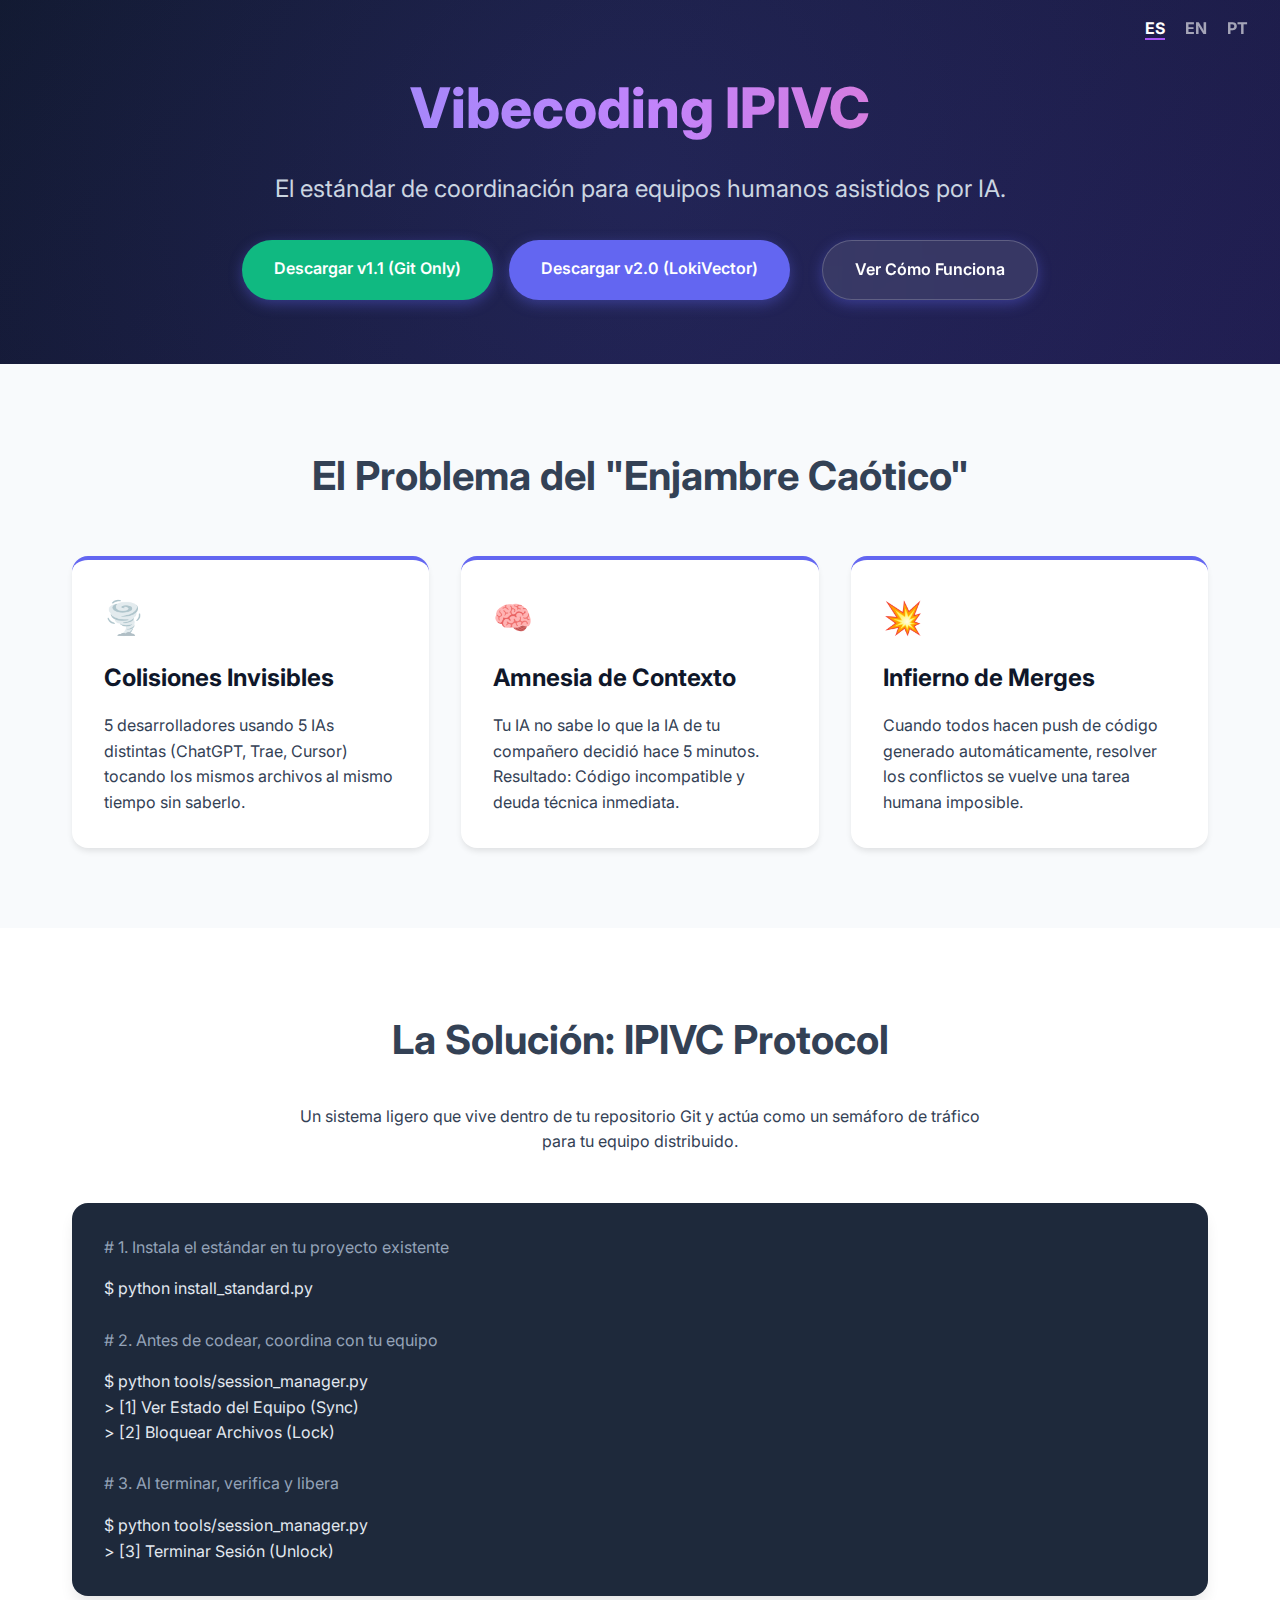
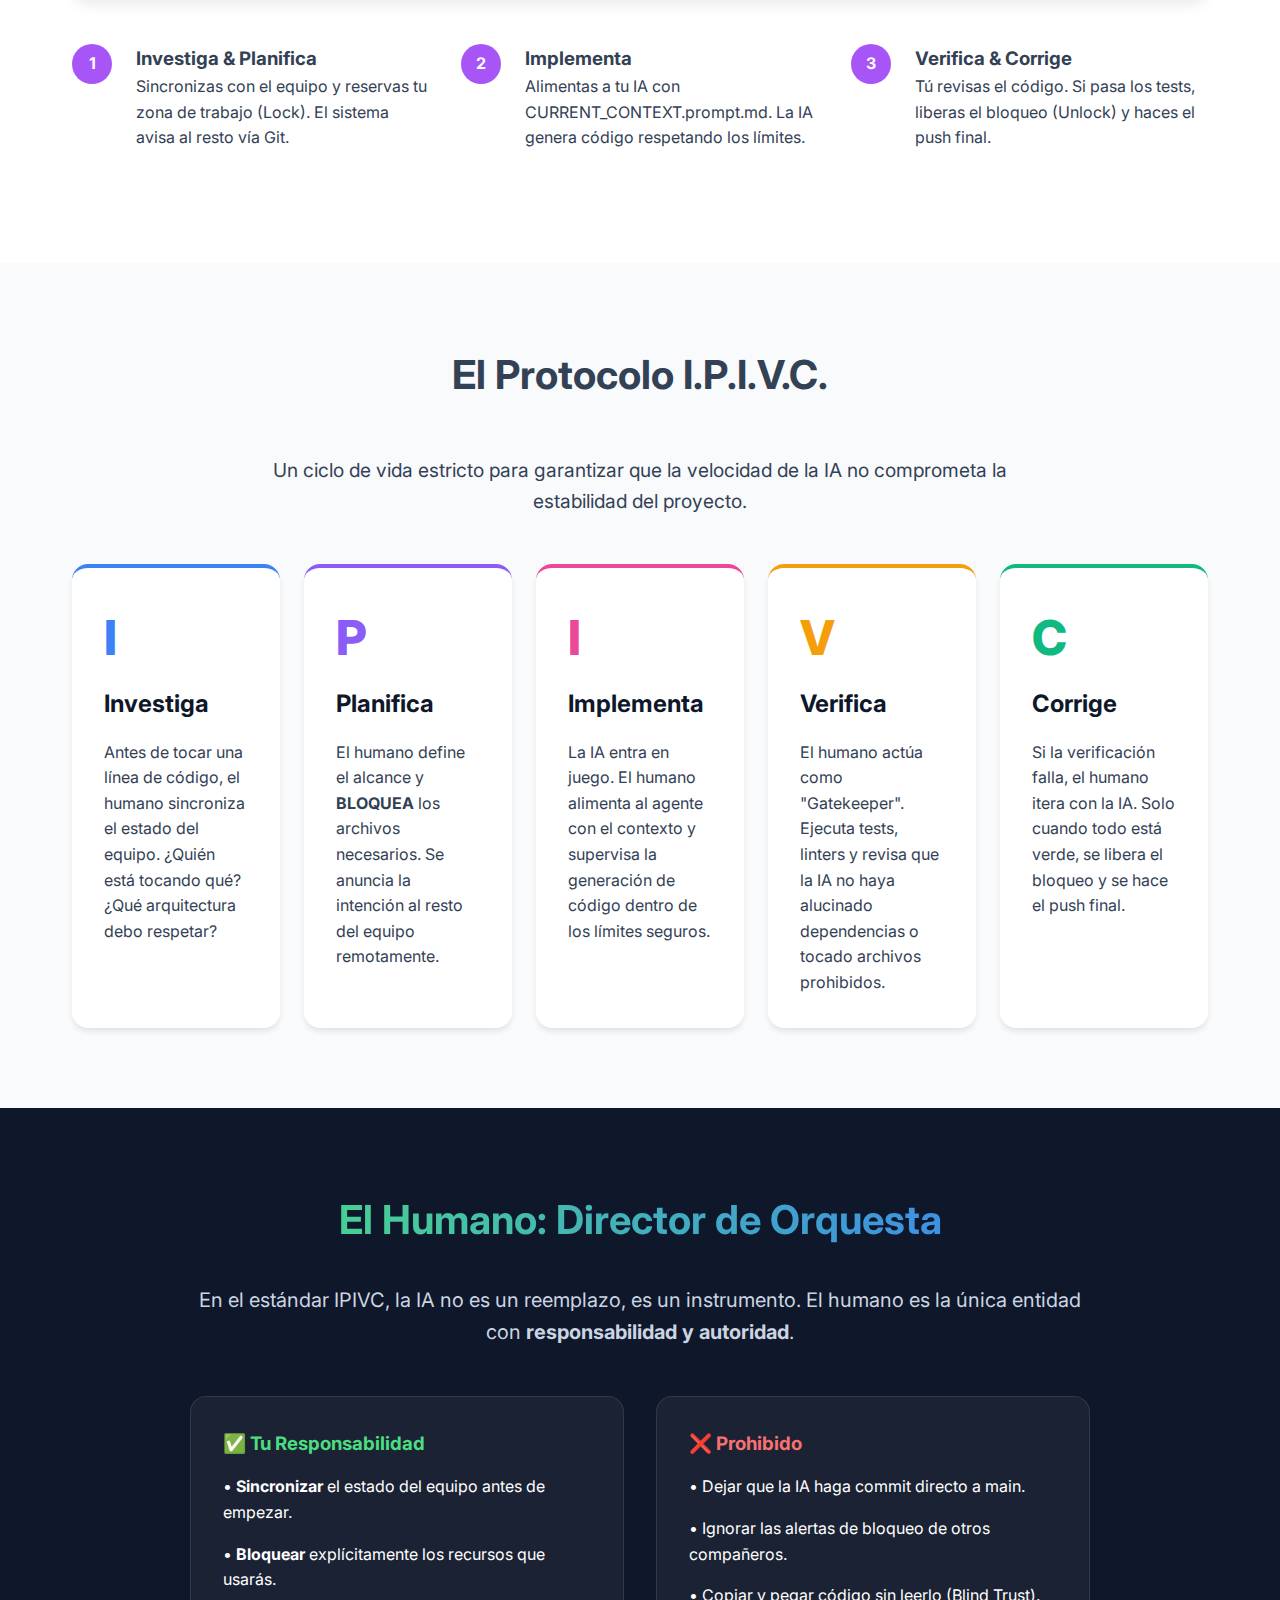
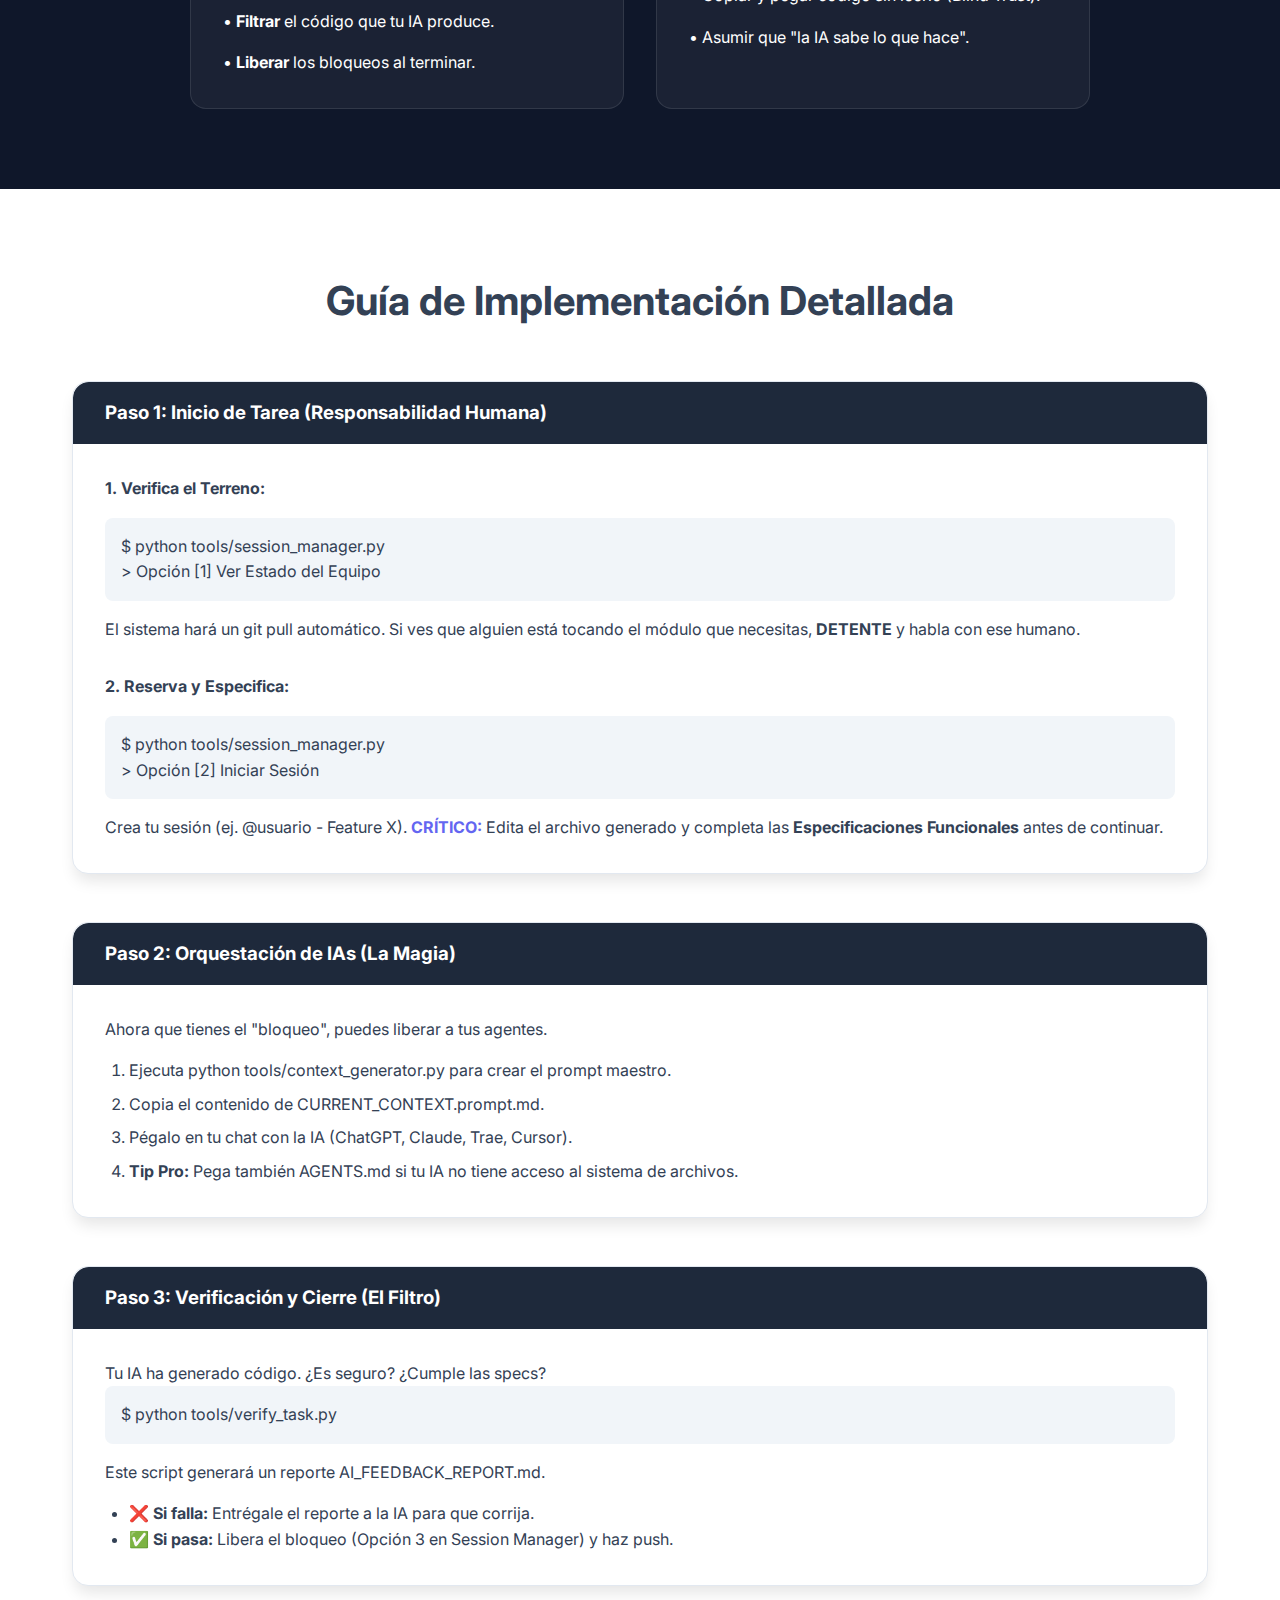
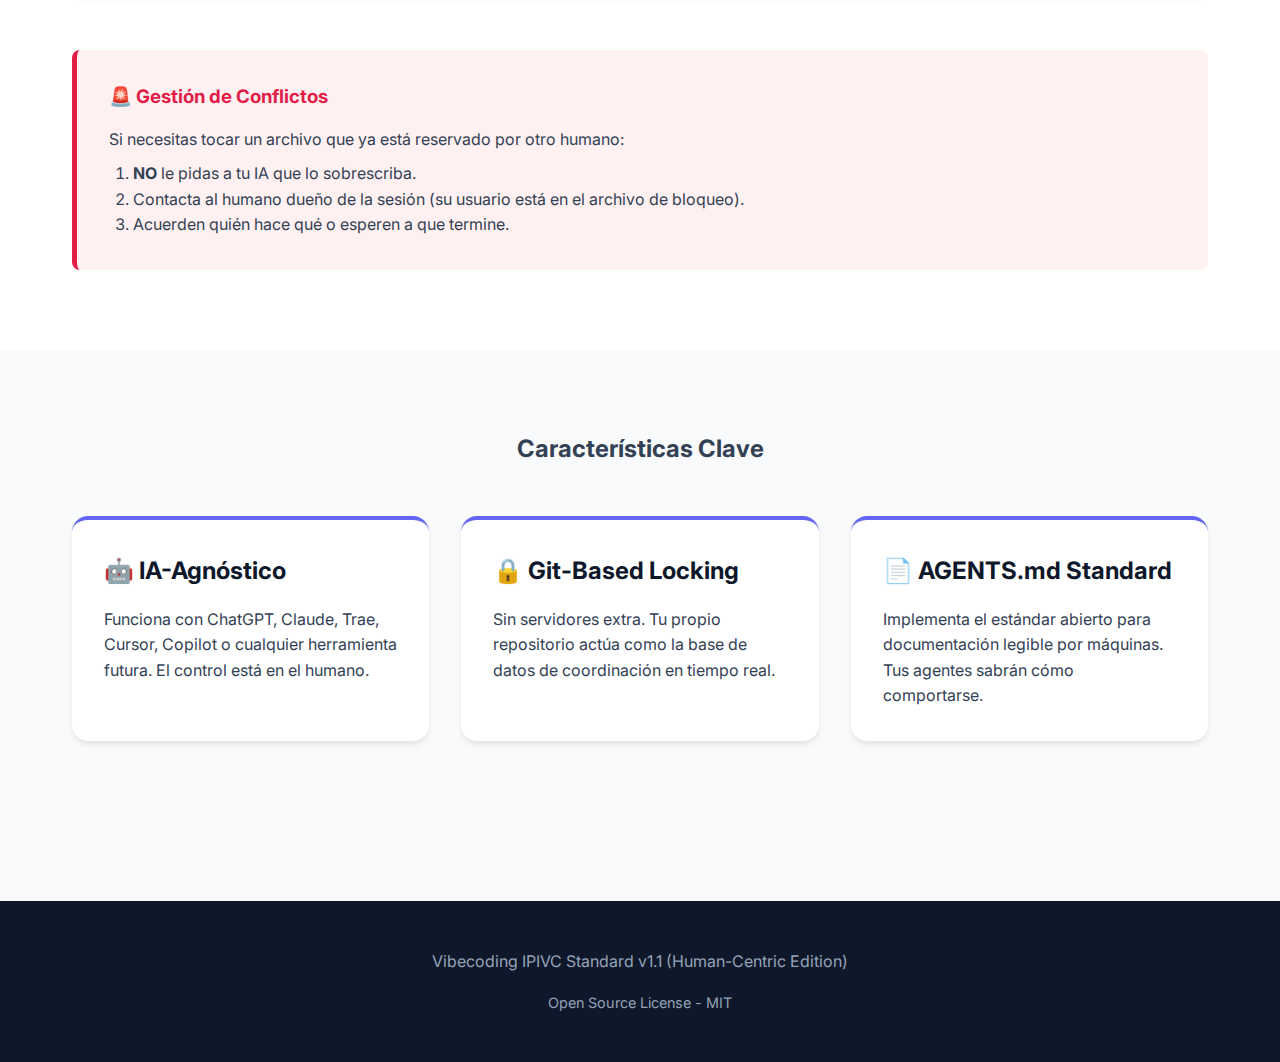
<file: docs/index.html>
<!DOCTYPE html>
<html lang="es">
<head>
    <meta charset="UTF-8">
    <meta name="viewport" content="width=device-width, initial-scale=1.0">
    <title>Vibecoding IPIVC Standard</title>
    <link rel="stylesheet" href="styles.css">
    <link href="https://fonts.googleapis.com/css2?family=Inter:wght@400;600;800&family=Fira+Code&display=swap" rel="stylesheet">
</head>
<body>

    <header>
        <div class="lang-switch" style="position: absolute; top: 1rem; right: 2rem; z-index: 10;">
            <a href="index.html" style="color: white; text-decoration: none; font-weight: bold; margin-right: 1rem; opacity: 1; border-bottom: 2px solid var(--secondary);">ES</a>
            <a href="index_en.html" style="color: white; text-decoration: none; font-weight: bold; margin-right: 1rem; opacity: 0.6;">EN</a>
            <a href="index_pt.html" style="color: white; text-decoration: none; font-weight: bold; opacity: 0.6;">PT</a>
        </div>
        <div class="container">
            <h1>Vibecoding IPIVC</h1>
            <p class="tagline">El estándar de coordinación para equipos humanos asistidos por IA.</p>
            <div class="cta-group" style="display: flex; gap: 1rem; justify-content: center; flex-wrap: wrap;">
                <a href="https://github.com/MauricioPerera/IPIVC/releases" class="btn" style="background: #10b981;">Descargar v1.1 (Git Only)</a>
                <a href="https://github.com/MauricioPerera/IPIVC/releases" class="btn">Descargar v2.0 (LokiVector)</a>
                <a href="#how-it-works" class="btn btn-secondary">Ver Cómo Funciona</a>
            </div>
        </div>
    </header>

    <section id="problem">
        <div class="container">
            <h2 style="text-align: center; font-size: 2.5rem; margin-bottom: 3rem;">El Problema del "Enjambre Caótico"</h2>
            <div class="grid">
                <div class="card">
                    <span class="card-icon">🌪️</span>
                    <h3>Colisiones Invisibles</h3>
                    <p>5 desarrolladores usando 5 IAs distintas (ChatGPT, Trae, Cursor) tocando los mismos archivos al mismo tiempo sin saberlo.</p>
                </div>
                <div class="card">
                    <span class="card-icon">🧠</span>
                    <h3>Amnesia de Contexto</h3>
                    <p>Tu IA no sabe lo que la IA de tu compañero decidió hace 5 minutos. Resultado: Código incompatible y deuda técnica inmediata.</p>
                </div>
                <div class="card">
                    <span class="card-icon">💥</span>
                    <h3>Infierno de Merges</h3>
                    <p>Cuando todos hacen push de código generado automáticamente, resolver los conflictos se vuelve una tarea humana imposible.</p>
                </div>
            </div>
        </div>
    </section>

    <section id="how-it-works" style="background-color: white;">
        <div class="container">
            <h2 style="text-align: center; font-size: 2.5rem; margin-bottom: 2rem;">La Solución: IPIVC Protocol</h2>
            <p style="text-align: center; max-width: 700px; margin: 0 auto 3rem auto;">
                Un sistema ligero que vive dentro de tu repositorio Git y actúa como un semáforo de tráfico para tu equipo distribuido.
            </p>

            <div class="code-block">
                <p style="color: #94a3b8; margin-bottom: 1rem;"># 1. Instala el estándar en tu proyecto existente</p>
                <p>$ python install_standard.py</p>
                <br>
                <p style="color: #94a3b8; margin-bottom: 1rem;"># 2. Antes de codear, coordina con tu equipo</p>
                <p>$ python tools/session_manager.py</p>
                <p>> [1] Ver Estado del Equipo (Sync)</p>
                <p>> [2] Bloquear Archivos (Lock)</p>
                <br>
                <p style="color: #94a3b8; margin-bottom: 1rem;"># 3. Al terminar, verifica y libera</p>
                <p>$ python tools/session_manager.py</p>
                <p>> [3] Terminar Sesión (Unlock)</p>
            </div>

            <div class="grid">
                <div class="step">
                    <div class="step-number">1</div>
                    <div>
                        <h3>Investiga & Planifica</h3>
                        <p>Sincronizas con el equipo y reservas tu zona de trabajo (Lock). El sistema avisa al resto vía Git.</p>
                    </div>
                </div>
                <div class="step">
                    <div class="step-number">2</div>
                    <div>
                        <h3>Implementa</h3>
                        <p>Alimentas a tu IA con <code>CURRENT_CONTEXT.prompt.md</code>. La IA genera código respetando los límites.</p>
                    </div>
                </div>
                <div class="step">
                    <div class="step-number">3</div>
                    <div>
                        <h3>Verifica & Corrige</h3>
                        <p>Tú revisas el código. Si pasa los tests, liberas el bloqueo (Unlock) y haces el push final.</p>
                    </div>
                </div>
            </div>
        </div>
        </div>
    </section>

    <section id="ipivc-protocol" style="background-color: var(--light);">
        <div class="container">
            <h2 style="text-align: center; font-size: 2.5rem; margin-bottom: 3rem;">El Protocolo I.P.I.V.C.</h2>
            <p style="text-align: center; max-width: 800px; margin: 0 auto 3rem auto; font-size: 1.2rem;">
                Un ciclo de vida estricto para garantizar que la velocidad de la IA no comprometa la estabilidad del proyecto.
            </p>
            
            <div class="grid" style="grid-template-columns: repeat(auto-fit, minmax(200px, 1fr)); gap: 1.5rem;">
                <div class="card" style="border-top-color: #3b82f6;">
                    <span style="font-size: 3rem; font-weight: 800; color: #3b82f6; display: block; margin-bottom: 0.5rem;">I</span>
                    <h3>Investiga</h3>
                    <p>Antes de tocar una línea de código, el humano sincroniza el estado del equipo. ¿Quién está tocando qué? ¿Qué arquitectura debo respetar?</p>
                </div>
                <div class="card" style="border-top-color: #8b5cf6;">
                    <span style="font-size: 3rem; font-weight: 800; color: #8b5cf6; display: block; margin-bottom: 0.5rem;">P</span>
                    <h3>Planifica</h3>
                    <p>El humano define el alcance y <strong>BLOQUEA</strong> los archivos necesarios. Se anuncia la intención al resto del equipo remotamente.</p>
                </div>
                <div class="card" style="border-top-color: #ec4899;">
                    <span style="font-size: 3rem; font-weight: 800; color: #ec4899; display: block; margin-bottom: 0.5rem;">I</span>
                    <h3>Implementa</h3>
                    <p>La IA entra en juego. El humano alimenta al agente con el contexto y supervisa la generación de código dentro de los límites seguros.</p>
                </div>
                <div class="card" style="border-top-color: #f59e0b;">
                    <span style="font-size: 3rem; font-weight: 800; color: #f59e0b; display: block; margin-bottom: 0.5rem;">V</span>
                    <h3>Verifica</h3>
                    <p>El humano actúa como "Gatekeeper". Ejecuta tests, linters y revisa que la IA no haya alucinado dependencias o tocado archivos prohibidos.</p>
                </div>
                <div class="card" style="border-top-color: #10b981;">
                    <span style="font-size: 3rem; font-weight: 800; color: #10b981; display: block; margin-bottom: 0.5rem;">C</span>
                    <h3>Corrige</h3>
                    <p>Si la verificación falla, el humano itera con la IA. Solo cuando todo está verde, se libera el bloqueo y se hace el push final.</p>
                </div>
            </div>
        </div>
    </section>

    <section id="human-role" style="background-color: var(--dark); color: white;">
        <div class="container">
            <div style="max-width: 900px; margin: 0 auto; text-align: center;">
                <h2 style="font-size: 2.5rem; margin-bottom: 2rem; background: linear-gradient(to right, #4ade80, #3b82f6); -webkit-background-clip: text; background-clip: text; color: transparent;">El Humano: Director de Orquesta</h2>
                <p style="font-size: 1.25rem; margin-bottom: 2rem; color: #cbd5e1;">
                    En el estándar IPIVC, la IA no es un reemplazo, es un instrumento. El humano es la única entidad con <strong>responsabilidad y autoridad</strong>.
                </p>
                
                <div style="display: grid; grid-template-columns: 1fr 1fr; gap: 2rem; text-align: left; margin-top: 3rem;">
                    <div style="background: rgba(255,255,255,0.05); padding: 2rem; border-radius: 1rem; border: 1px solid rgba(255,255,255,0.1);">
                        <h3 style="color: #4ade80; margin-bottom: 1rem;">✅ Tu Responsabilidad</h3>
                        <ul style="list-style: none; space-y: 1rem;">
                            <li style="margin-bottom: 1rem;">• <strong>Sincronizar</strong> el estado del equipo antes de empezar.</li>
                            <li style="margin-bottom: 1rem;">• <strong>Bloquear</strong> explícitamente los recursos que usarás.</li>
                            <li style="margin-bottom: 1rem;">• <strong>Filtrar</strong> el código que tu IA produce.</li>
                            <li>• <strong>Liberar</strong> los bloqueos al terminar.</li>
                        </ul>
                    </div>
                    <div style="background: rgba(255,255,255,0.05); padding: 2rem; border-radius: 1rem; border: 1px solid rgba(255,255,255,0.1);">
                        <h3 style="color: #f87171; margin-bottom: 1rem;">❌ Prohibido</h3>
                        <ul style="list-style: none;">
                            <li style="margin-bottom: 1rem;">• Dejar que la IA haga commit directo a <code>main</code>.</li>
                            <li style="margin-bottom: 1rem;">• Ignorar las alertas de bloqueo de otros compañeros.</li>
                            <li style="margin-bottom: 1rem;">• Copiar y pegar código sin leerlo (Blind Trust).</li>
                            <li>• Asumir que "la IA sabe lo que hace".</li>
                        </ul>
                    </div>
                </div>
            </div>
        </div>
        </div>
    </section>

    <section id="implementation-guide" style="background-color: white;">
        <div class="container">
            <h2 style="text-align: center; font-size: 2.5rem; margin-bottom: 3rem;">Guía de Implementación Detallada</h2>
            
            <div class="code-block" style="background: white; border: 1px solid #e2e8f0; color: var(--text); padding: 0;">
                <div style="background: var(--code-bg); color: white; padding: 1rem 2rem; border-radius: 1rem 1rem 0 0;">
                    <h3 style="margin: 0; color: white;">Paso 1: Inicio de Tarea (Responsabilidad Humana)</h3>
                </div>
                <div style="padding: 2rem;">
                    <p style="margin-bottom: 1rem;"><strong>1. Verifica el Terreno:</strong></p>
                    <pre style="background: #f1f5f9; padding: 1rem; border-radius: 0.5rem; margin-bottom: 1rem;"><code>$ python tools/session_manager.py
> Opción [1] Ver Estado del Equipo</code></pre>
                    <p>El sistema hará un <code>git pull</code> automático. Si ves que alguien está tocando el módulo que necesitas, <strong>DETENTE</strong> y habla con ese humano.</p>
                    
                    <p style="margin-top: 2rem; margin-bottom: 1rem;"><strong>2. Reserva y Especifica:</strong></p>
                    <pre style="background: #f1f5f9; padding: 1rem; border-radius: 0.5rem; margin-bottom: 1rem;"><code>$ python tools/session_manager.py
> Opción [2] Iniciar Sesión</code></pre>
                    <p>Crea tu sesión (ej. <code>@usuario - Feature X</code>). <span class="highlight">CRÍTICO:</span> Edita el archivo generado y completa las <strong>Especificaciones Funcionales</strong> antes de continuar.</p>
                </div>
            </div>

            <div class="code-block" style="background: white; border: 1px solid #e2e8f0; color: var(--text); padding: 0; margin-top: 3rem;">
                <div style="background: var(--code-bg); color: white; padding: 1rem 2rem; border-radius: 1rem 1rem 0 0;">
                    <h3 style="margin: 0; color: white;">Paso 2: Orquestación de IAs (La Magia)</h3>
                </div>
                <div style="padding: 2rem;">
                    <p>Ahora que tienes el "bloqueo", puedes liberar a tus agentes.</p>
                    <ol style="margin-left: 1.5rem; margin-top: 1rem; space-y: 1rem;">
                        <li style="margin-bottom: 0.5rem;">Ejecuta <code>python tools/context_generator.py</code> para crear el prompt maestro.</li>
                        <li style="margin-bottom: 0.5rem;">Copia el contenido de <code>CURRENT_CONTEXT.prompt.md</code>.</li>
                        <li style="margin-bottom: 0.5rem;">Pégalo en tu chat con la IA (ChatGPT, Claude, Trae, Cursor).</li>
                        <li><strong>Tip Pro:</strong> Pega también <code>AGENTS.md</code> si tu IA no tiene acceso al sistema de archivos.</li>
                    </ol>
                </div>
            </div>

            <div class="code-block" style="background: white; border: 1px solid #e2e8f0; color: var(--text); padding: 0; margin-top: 3rem;">
                <div style="background: var(--code-bg); color: white; padding: 1rem 2rem; border-radius: 1rem 1rem 0 0;">
                    <h3 style="margin: 0; color: white;">Paso 3: Verificación y Cierre (El Filtro)</h3>
                </div>
                <div style="padding: 2rem;">
                    <p>Tu IA ha generado código. ¿Es seguro? ¿Cumple las specs?</p>
                    <pre style="background: #f1f5f9; padding: 1rem; border-radius: 0.5rem; margin-bottom: 1rem;"><code>$ python tools/verify_task.py</code></pre>
                    <p>Este script generará un reporte <code>AI_FEEDBACK_REPORT.md</code>.</p>
                    <ul style="margin-left: 1.5rem; margin-top: 1rem;">
                        <li>❌ <strong>Si falla:</strong> Entrégale el reporte a la IA para que corrija.</li>
                        <li>✅ <strong>Si pasa:</strong> Libera el bloqueo (Opción 3 en Session Manager) y haz push.</li>
                    </ul>
                </div>
            </div>

            <div style="margin-top: 4rem; padding: 2rem; background: #fff1f2; border-left: 5px solid #e11d48; border-radius: 0.5rem;">
                <h3 style="color: #e11d48; margin-bottom: 1rem;">🚨 Gestión de Conflictos</h3>
                <p>Si necesitas tocar un archivo que ya está reservado por otro humano:</p>
                <ol style="margin-left: 1.5rem; margin-top: 0.5rem;">
                    <li><strong>NO</strong> le pidas a tu IA que lo sobrescriba.</li>
                    <li>Contacta al humano dueño de la sesión (su usuario está en el archivo de bloqueo).</li>
                    <li>Acuerden quién hace qué o esperen a que termine.</li>
                </ol>
            </div>

        </div>
    </section>

    <section id="features">
        <div class="container">
            <h2 style="text-align: center; margin-bottom: 3rem;">Características Clave</h2>
            <div class="grid">
                <div class="card">
                    <h3>🤖 IA-Agnóstico</h3>
                    <p>Funciona con ChatGPT, Claude, Trae, Cursor, Copilot o cualquier herramienta futura. El control está en el humano.</p>
                </div>
                <div class="card">
                    <h3>🔒 Git-Based Locking</h3>
                    <p>Sin servidores extra. Tu propio repositorio actúa como la base de datos de coordinación en tiempo real.</p>
                </div>
                <div class="card">
                    <h3>📄 AGENTS.md Standard</h3>
                    <p>Implementa el estándar abierto para documentación legible por máquinas. Tus agentes sabrán cómo comportarse.</p>
                </div>
            </div>
        </div>
    </section>

    <footer>
        <div class="container">
            <p>Vibecoding IPIVC Standard v1.1 (Human-Centric Edition)</p>
            <p style="margin-top: 1rem; font-size: 0.9rem;">Open Source License - MIT</p>
        </div>
    </footer>

</body>
</html>
</file>
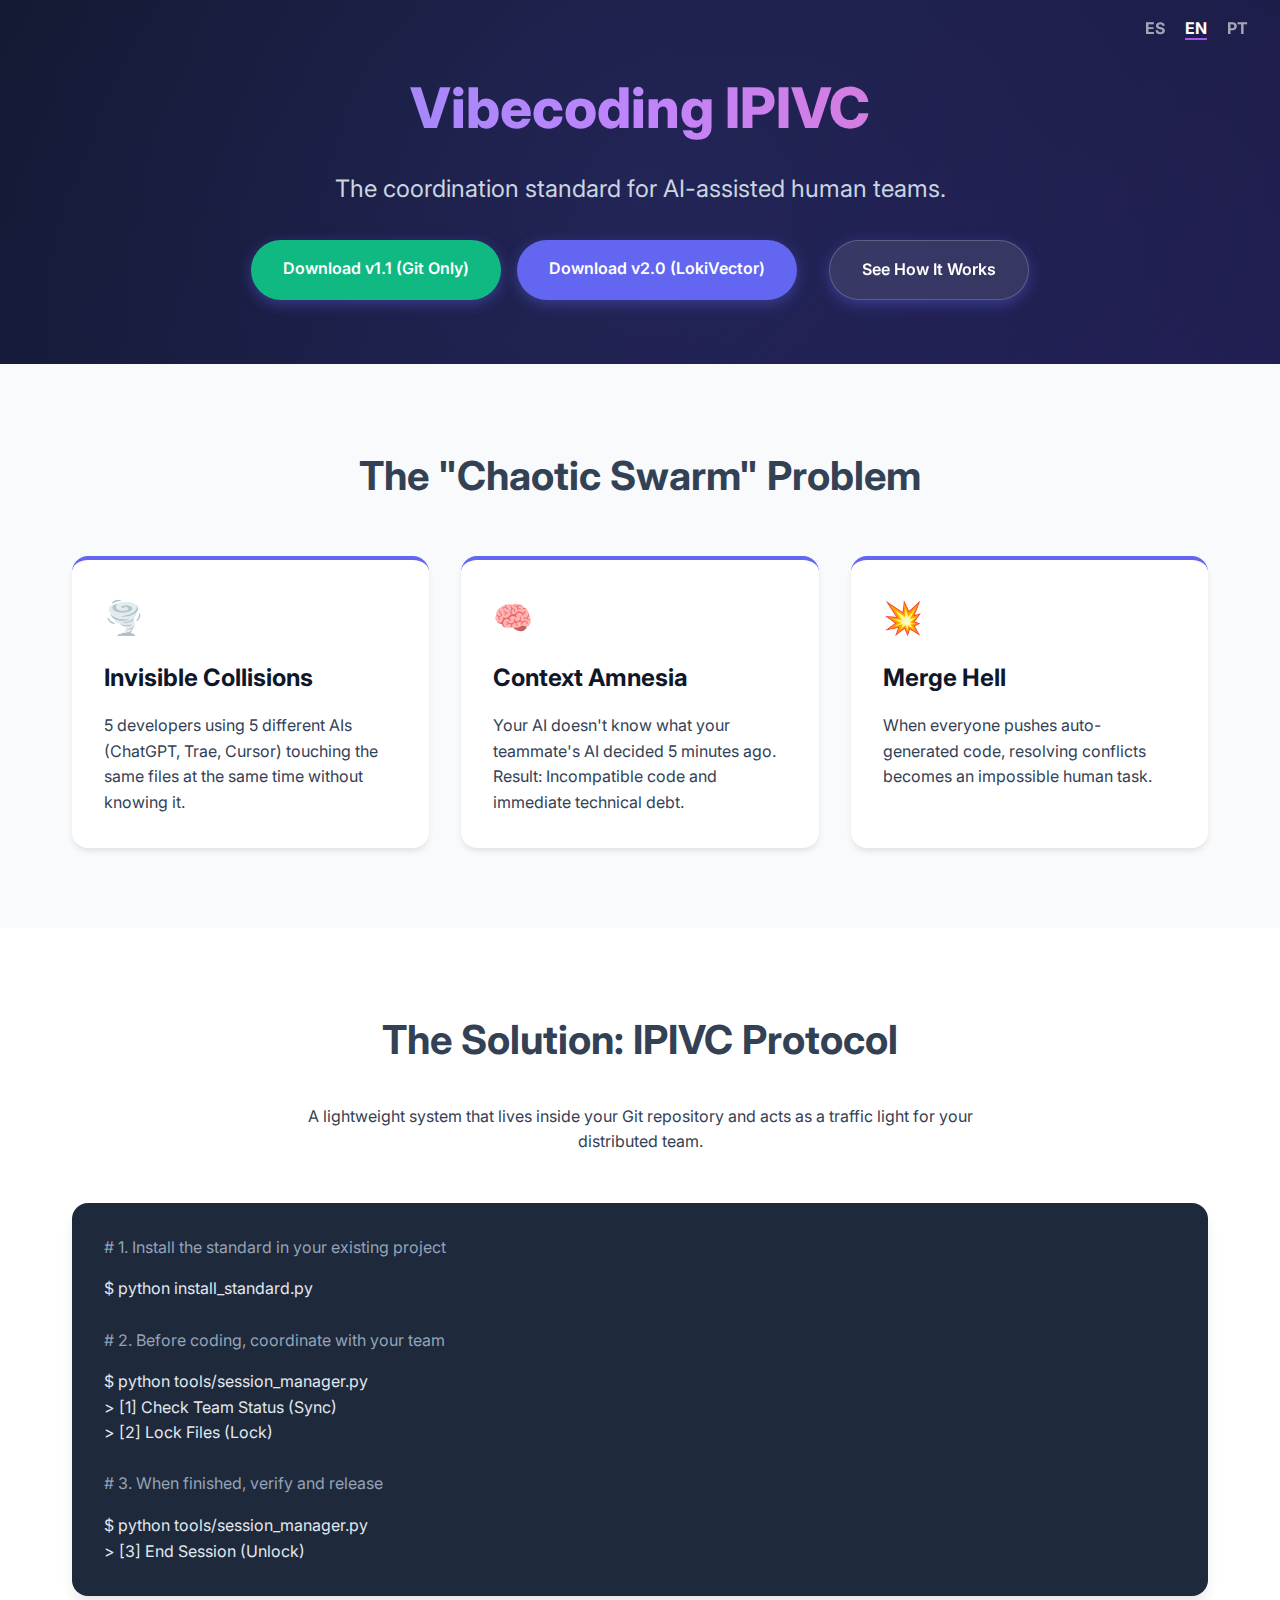
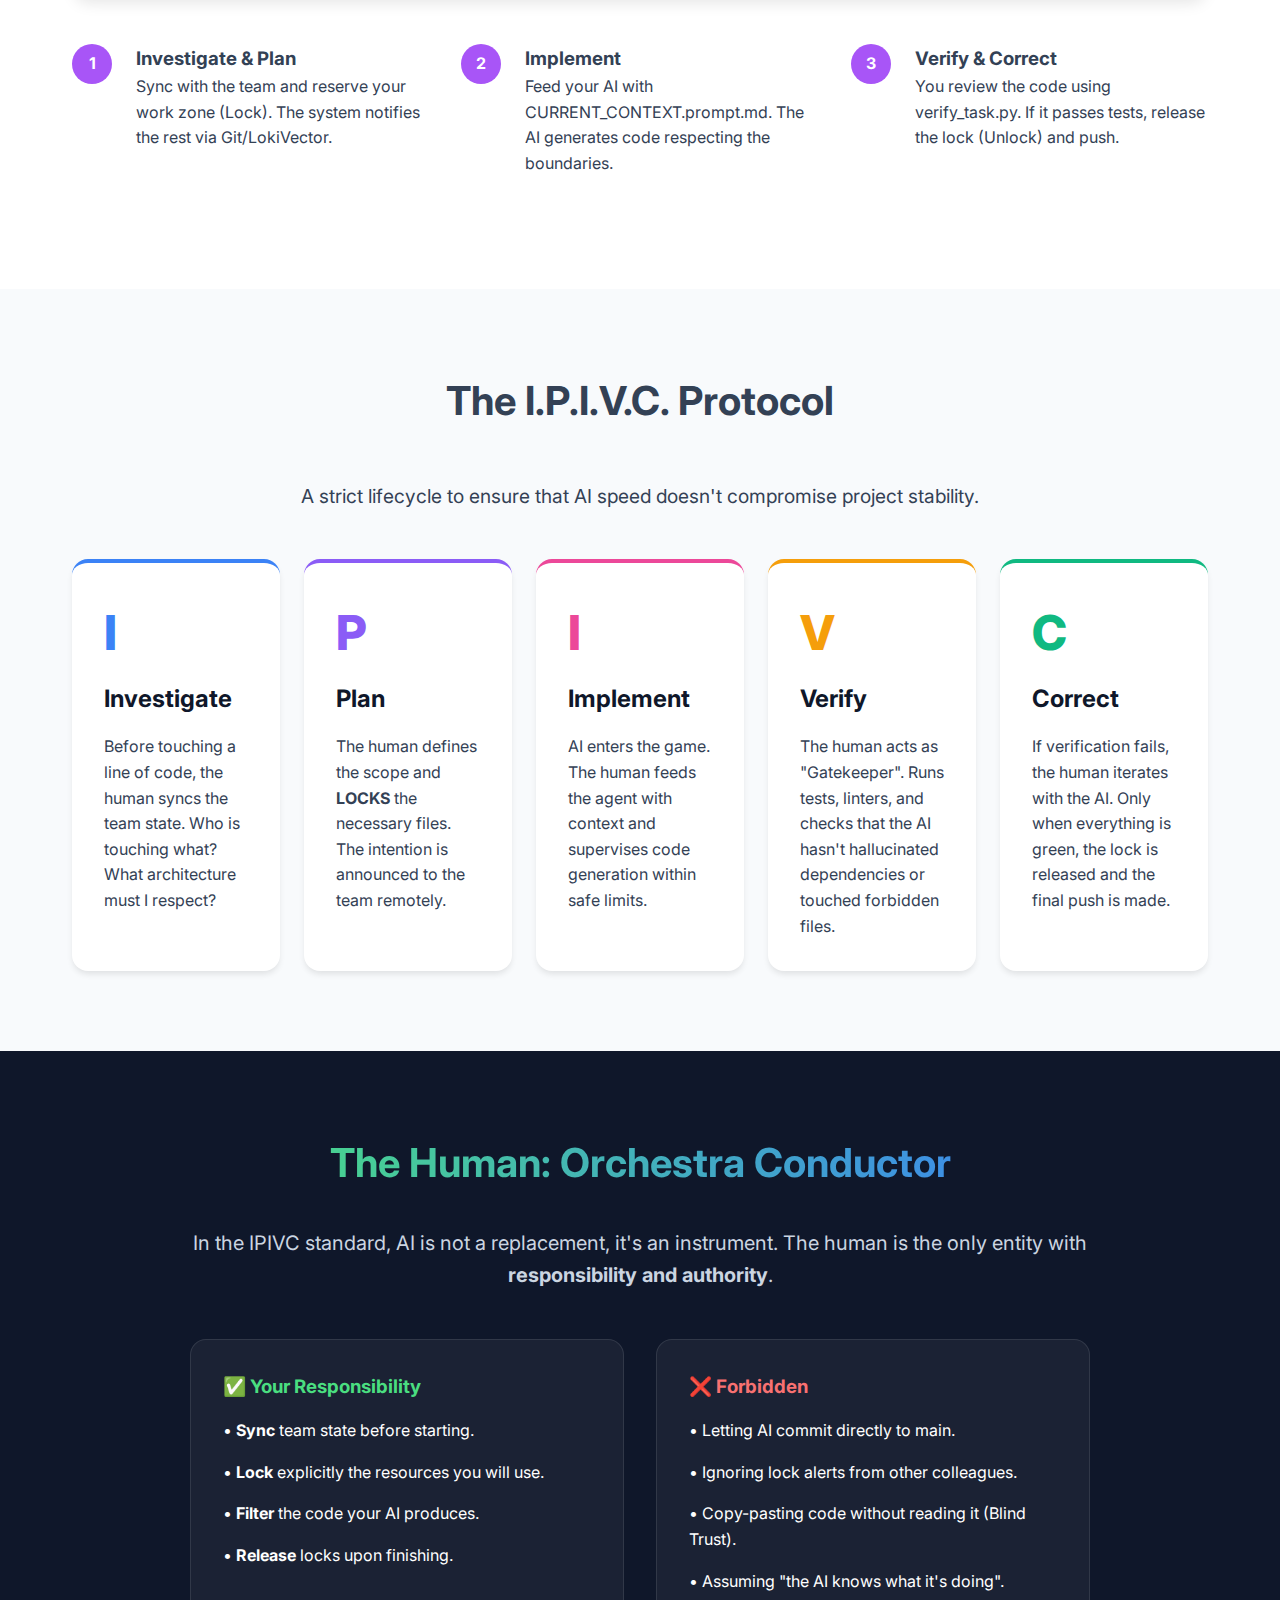
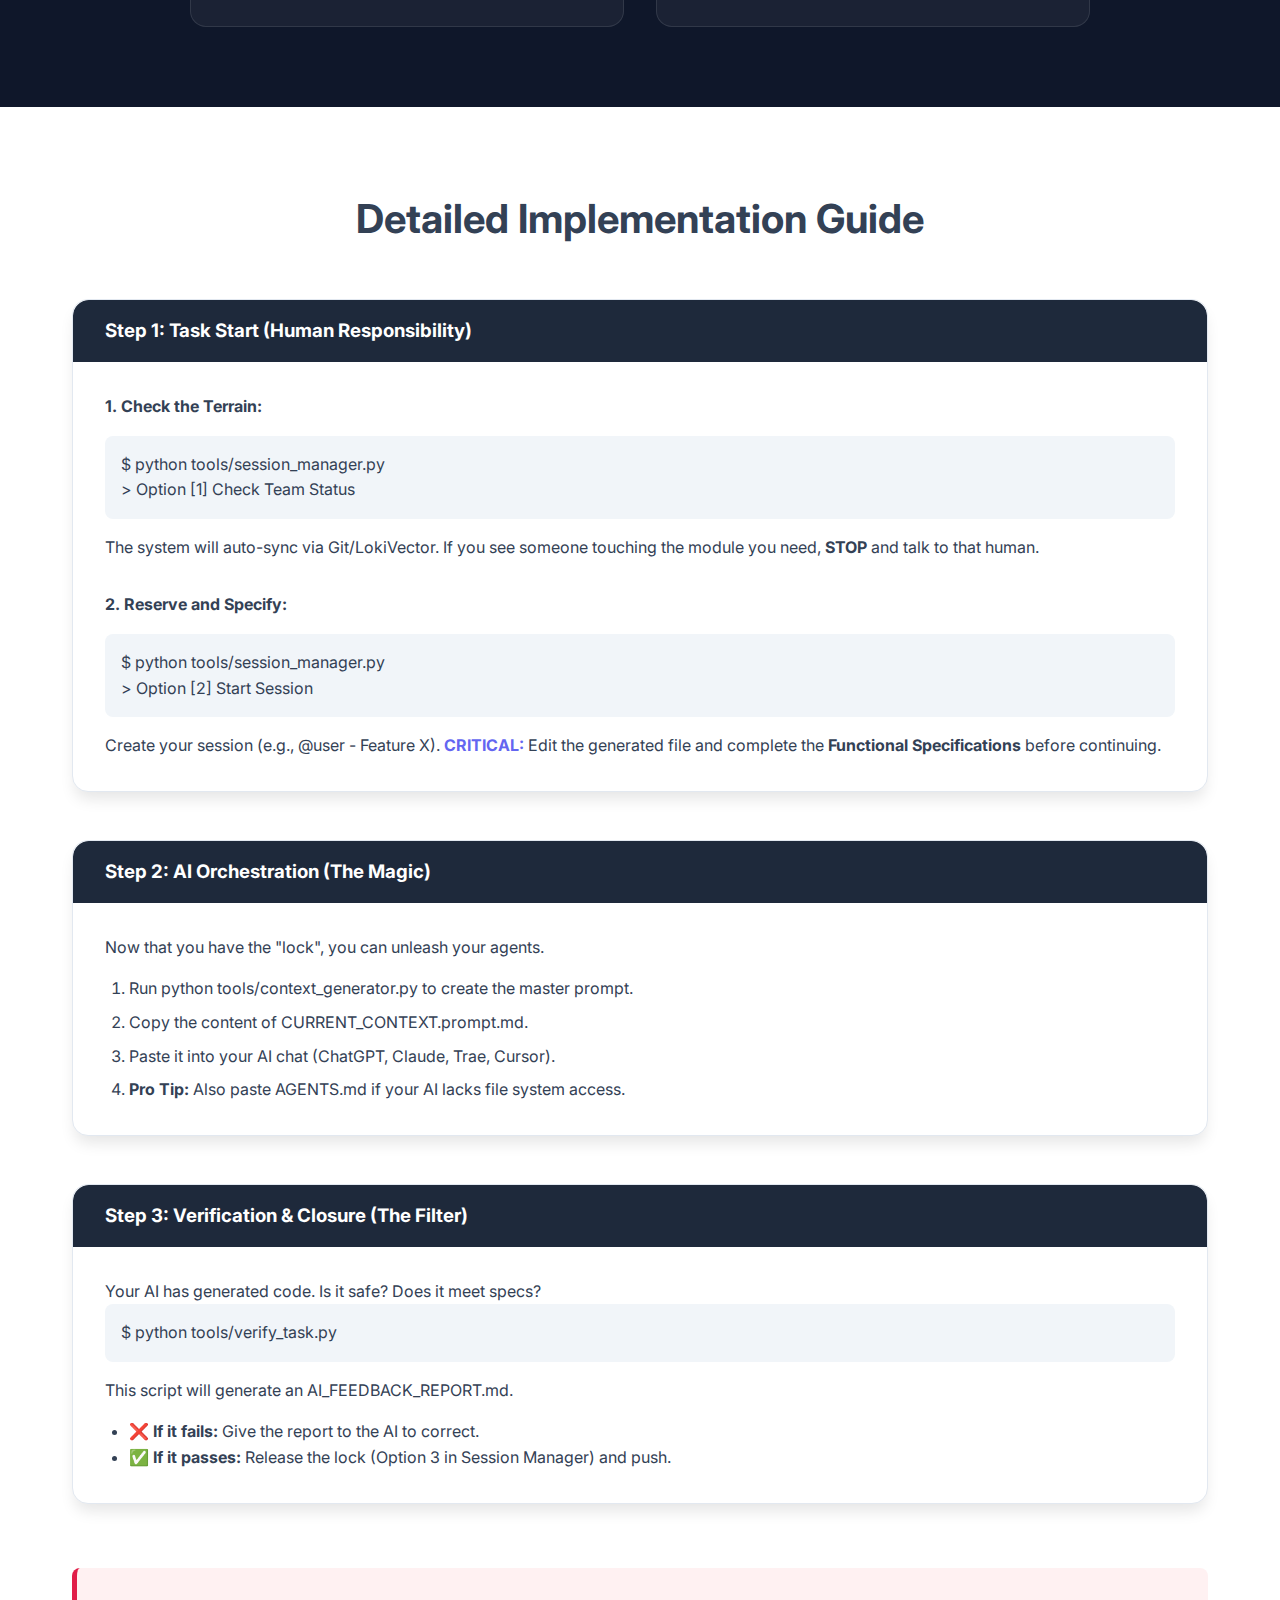
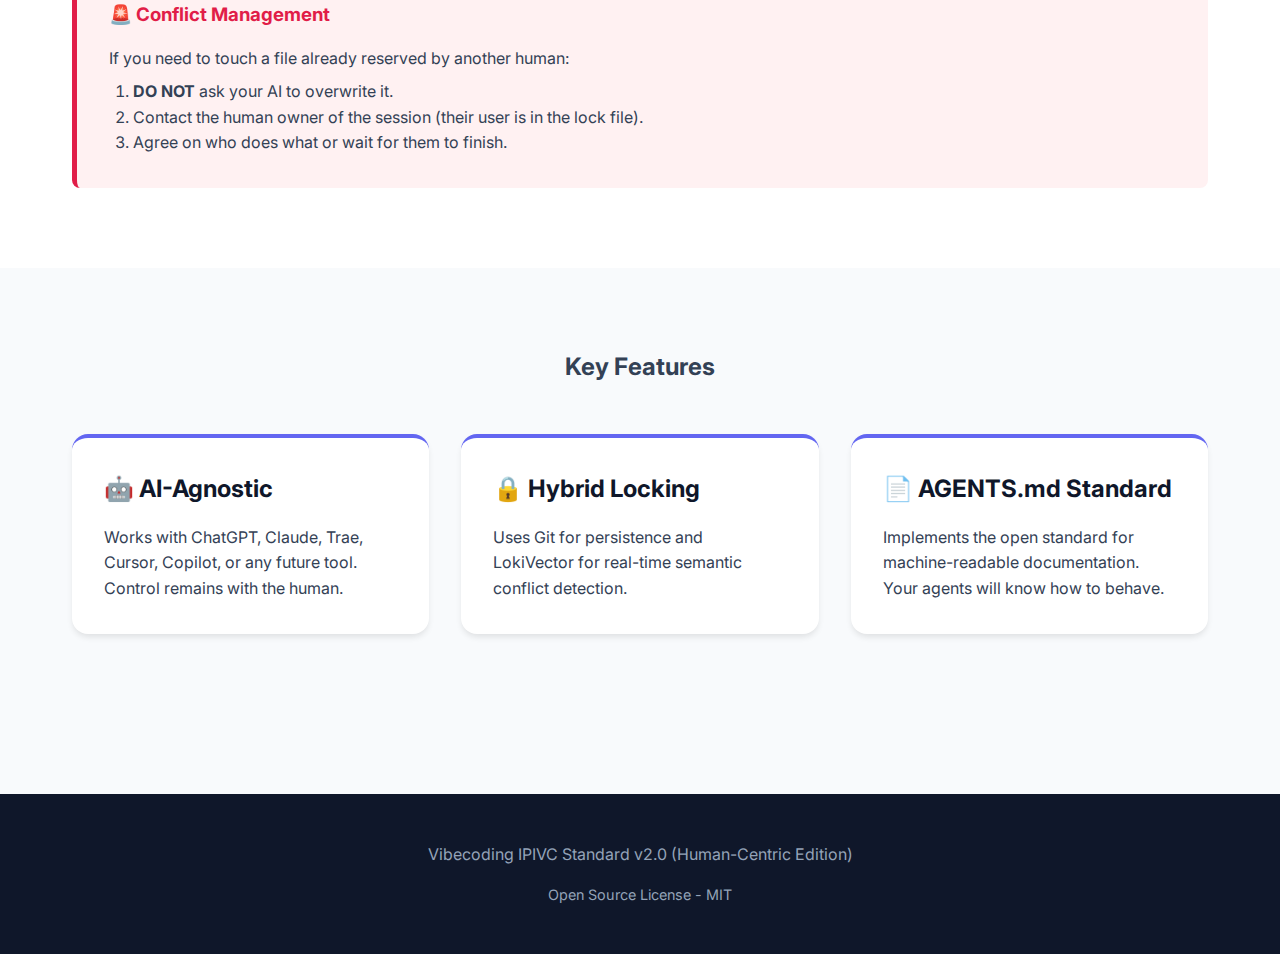
<file: docs/index_en.html>
<!DOCTYPE html>
<html lang="en">
<head>
    <meta charset="UTF-8">
    <meta name="viewport" content="width=device-width, initial-scale=1.0">
    <title>Vibecoding IPIVC Standard</title>
    <link rel="stylesheet" href="styles.css">
    <link href="https://fonts.googleapis.com/css2?family=Inter:wght@400;600;800&family=Fira+Code&display=swap" rel="stylesheet">
</head>
<body>

    <header>
        <div class="lang-switch" style="position: absolute; top: 1rem; right: 2rem; z-index: 10;">
            <a href="index.html" style="color: white; text-decoration: none; font-weight: bold; margin-right: 1rem; opacity: 0.6;">ES</a>
            <a href="index_en.html" style="color: white; text-decoration: none; font-weight: bold; margin-right: 1rem; opacity: 1; border-bottom: 2px solid var(--secondary);">EN</a>
            <a href="index_pt.html" style="color: white; text-decoration: none; font-weight: bold; opacity: 0.6;">PT</a>
        </div>
        <div class="container">
            <h1>Vibecoding IPIVC</h1>
            <p class="tagline">The coordination standard for AI-assisted human teams.</p>
            <div class="cta-group" style="display: flex; gap: 1rem; justify-content: center; flex-wrap: wrap;">
                <a href="https://github.com/MauricioPerera/IPIVC/releases" class="btn" style="background: #10b981;">Download v1.1 (Git Only)</a>
                <a href="https://github.com/MauricioPerera/IPIVC/releases" class="btn">Download v2.0 (LokiVector)</a>
                <a href="#how-it-works" class="btn btn-secondary">See How It Works</a>
            </div>
        </div>
    </header>

    <section id="problem">
        <div class="container">
            <h2 style="text-align: center; font-size: 2.5rem; margin-bottom: 3rem;">The "Chaotic Swarm" Problem</h2>
            <div class="grid">
                <div class="card">
                    <span class="card-icon">🌪️</span>
                    <h3>Invisible Collisions</h3>
                    <p>5 developers using 5 different AIs (ChatGPT, Trae, Cursor) touching the same files at the same time without knowing it.</p>
                </div>
                <div class="card">
                    <span class="card-icon">🧠</span>
                    <h3>Context Amnesia</h3>
                    <p>Your AI doesn't know what your teammate's AI decided 5 minutes ago. Result: Incompatible code and immediate technical debt.</p>
                </div>
                <div class="card">
                    <span class="card-icon">💥</span>
                    <h3>Merge Hell</h3>
                    <p>When everyone pushes auto-generated code, resolving conflicts becomes an impossible human task.</p>
                </div>
            </div>
        </div>
    </section>

    <section id="how-it-works" style="background-color: white;">
        <div class="container">
            <h2 style="text-align: center; font-size: 2.5rem; margin-bottom: 2rem;">The Solution: IPIVC Protocol</h2>
            <p style="text-align: center; max-width: 700px; margin: 0 auto 3rem auto;">
                A lightweight system that lives inside your Git repository and acts as a traffic light for your distributed team.
            </p>

            <div class="code-block">
                <p style="color: #94a3b8; margin-bottom: 1rem;"># 1. Install the standard in your existing project</p>
                <p>$ python install_standard.py</p>
                <br>
                <p style="color: #94a3b8; margin-bottom: 1rem;"># 2. Before coding, coordinate with your team</p>
                <p>$ python tools/session_manager.py</p>
                <p>> [1] Check Team Status (Sync)</p>
                <p>> [2] Lock Files (Lock)</p>
                <br>
                <p style="color: #94a3b8; margin-bottom: 1rem;"># 3. When finished, verify and release</p>
                <p>$ python tools/session_manager.py</p>
                <p>> [3] End Session (Unlock)</p>
            </div>

            <div class="grid">
                <div class="step">
                    <div class="step-number">1</div>
                    <div>
                        <h3>Investigate & Plan</h3>
                        <p>Sync with the team and reserve your work zone (Lock). The system notifies the rest via Git/LokiVector.</p>
                    </div>
                </div>
                <div class="step">
                    <div class="step-number">2</div>
                    <div>
                        <h3>Implement</h3>
                        <p>Feed your AI with <code>CURRENT_CONTEXT.prompt.md</code>. The AI generates code respecting the boundaries.</p>
                    </div>
                </div>
                <div class="step">
                    <div class="step-number">3</div>
                    <div>
                        <h3>Verify & Correct</h3>
                        <p>You review the code using <code>verify_task.py</code>. If it passes tests, release the lock (Unlock) and push.</p>
                    </div>
                </div>
            </div>
        </div>
    </section>

    <section id="ipivc-protocol" style="background-color: var(--light);">
        <div class="container">
            <h2 style="text-align: center; font-size: 2.5rem; margin-bottom: 3rem;">The I.P.I.V.C. Protocol</h2>
            <p style="text-align: center; max-width: 800px; margin: 0 auto 3rem auto; font-size: 1.2rem;">
                A strict lifecycle to ensure that AI speed doesn't compromise project stability.
            </p>
            
            <div class="grid" style="grid-template-columns: repeat(auto-fit, minmax(200px, 1fr)); gap: 1.5rem;">
                <div class="card" style="border-top-color: #3b82f6;">
                    <span style="font-size: 3rem; font-weight: 800; color: #3b82f6; display: block; margin-bottom: 0.5rem;">I</span>
                    <h3>Investigate</h3>
                    <p>Before touching a line of code, the human syncs the team state. Who is touching what? What architecture must I respect?</p>
                </div>
                <div class="card" style="border-top-color: #8b5cf6;">
                    <span style="font-size: 3rem; font-weight: 800; color: #8b5cf6; display: block; margin-bottom: 0.5rem;">P</span>
                    <h3>Plan</h3>
                    <p>The human defines the scope and <strong>LOCKS</strong> the necessary files. The intention is announced to the team remotely.</p>
                </div>
                <div class="card" style="border-top-color: #ec4899;">
                    <span style="font-size: 3rem; font-weight: 800; color: #ec4899; display: block; margin-bottom: 0.5rem;">I</span>
                    <h3>Implement</h3>
                    <p>AI enters the game. The human feeds the agent with context and supervises code generation within safe limits.</p>
                </div>
                <div class="card" style="border-top-color: #f59e0b;">
                    <span style="font-size: 3rem; font-weight: 800; color: #f59e0b; display: block; margin-bottom: 0.5rem;">V</span>
                    <h3>Verify</h3>
                    <p>The human acts as "Gatekeeper". Runs tests, linters, and checks that the AI hasn't hallucinated dependencies or touched forbidden files.</p>
                </div>
                <div class="card" style="border-top-color: #10b981;">
                    <span style="font-size: 3rem; font-weight: 800; color: #10b981; display: block; margin-bottom: 0.5rem;">C</span>
                    <h3>Correct</h3>
                    <p>If verification fails, the human iterates with the AI. Only when everything is green, the lock is released and the final push is made.</p>
                </div>
            </div>
        </div>
    </section>

    <section id="human-role" style="background-color: var(--dark); color: white;">
        <div class="container">
            <div style="max-width: 900px; margin: 0 auto; text-align: center;">
                <h2 style="font-size: 2.5rem; margin-bottom: 2rem; background: linear-gradient(to right, #4ade80, #3b82f6); -webkit-background-clip: text; background-clip: text; color: transparent;">The Human: Orchestra Conductor</h2>
                <p style="font-size: 1.25rem; margin-bottom: 2rem; color: #cbd5e1;">
                    In the IPIVC standard, AI is not a replacement, it's an instrument. The human is the only entity with <strong>responsibility and authority</strong>.
                </p>
                
                <div style="display: grid; grid-template-columns: 1fr 1fr; gap: 2rem; text-align: left; margin-top: 3rem;">
                    <div style="background: rgba(255,255,255,0.05); padding: 2rem; border-radius: 1rem; border: 1px solid rgba(255,255,255,0.1);">
                        <h3 style="color: #4ade80; margin-bottom: 1rem;">✅ Your Responsibility</h3>
                        <ul style="list-style: none; space-y: 1rem;">
                            <li style="margin-bottom: 1rem;">• <strong>Sync</strong> team state before starting.</li>
                            <li style="margin-bottom: 1rem;">• <strong>Lock</strong> explicitly the resources you will use.</li>
                            <li style="margin-bottom: 1rem;">• <strong>Filter</strong> the code your AI produces.</li>
                            <li>• <strong>Release</strong> locks upon finishing.</li>
                        </ul>
                    </div>
                    <div style="background: rgba(255,255,255,0.05); padding: 2rem; border-radius: 1rem; border: 1px solid rgba(255,255,255,0.1);">
                        <h3 style="color: #f87171; margin-bottom: 1rem;">❌ Forbidden</h3>
                        <ul style="list-style: none;">
                            <li style="margin-bottom: 1rem;">• Letting AI commit directly to <code>main</code>.</li>
                            <li style="margin-bottom: 1rem;">• Ignoring lock alerts from other colleagues.</li>
                            <li style="margin-bottom: 1rem;">• Copy-pasting code without reading it (Blind Trust).</li>
                            <li>• Assuming "the AI knows what it's doing".</li>
                        </ul>
                    </div>
                </div>
            </div>
        </div>
    </section>

    <section id="implementation-guide" style="background-color: white;">
        <div class="container">
            <h2 style="text-align: center; font-size: 2.5rem; margin-bottom: 3rem;">Detailed Implementation Guide</h2>
            
            <div class="code-block" style="background: white; border: 1px solid #e2e8f0; color: var(--text); padding: 0;">
                <div style="background: var(--code-bg); color: white; padding: 1rem 2rem; border-radius: 1rem 1rem 0 0;">
                    <h3 style="margin: 0; color: white;">Step 1: Task Start (Human Responsibility)</h3>
                </div>
                <div style="padding: 2rem;">
                    <p style="margin-bottom: 1rem;"><strong>1. Check the Terrain:</strong></p>
                    <pre style="background: #f1f5f9; padding: 1rem; border-radius: 0.5rem; margin-bottom: 1rem;"><code>$ python tools/session_manager.py
> Option [1] Check Team Status</code></pre>
                    <p>The system will auto-sync via Git/LokiVector. If you see someone touching the module you need, <strong>STOP</strong> and talk to that human.</p>
                    
                    <p style="margin-top: 2rem; margin-bottom: 1rem;"><strong>2. Reserve and Specify:</strong></p>
                    <pre style="background: #f1f5f9; padding: 1rem; border-radius: 0.5rem; margin-bottom: 1rem;"><code>$ python tools/session_manager.py
> Option [2] Start Session</code></pre>
                    <p>Create your session (e.g., <code>@user - Feature X</code>). <span class="highlight">CRITICAL:</span> Edit the generated file and complete the <strong>Functional Specifications</strong> before continuing.</p>
                </div>
            </div>

            <div class="code-block" style="background: white; border: 1px solid #e2e8f0; color: var(--text); padding: 0; margin-top: 3rem;">
                <div style="background: var(--code-bg); color: white; padding: 1rem 2rem; border-radius: 1rem 1rem 0 0;">
                    <h3 style="margin: 0; color: white;">Step 2: AI Orchestration (The Magic)</h3>
                </div>
                <div style="padding: 2rem;">
                    <p>Now that you have the "lock", you can unleash your agents.</p>
                    <ol style="margin-left: 1.5rem; margin-top: 1rem; space-y: 1rem;">
                        <li style="margin-bottom: 0.5rem;">Run <code>python tools/context_generator.py</code> to create the master prompt.</li>
                        <li style="margin-bottom: 0.5rem;">Copy the content of <code>CURRENT_CONTEXT.prompt.md</code>.</li>
                        <li style="margin-bottom: 0.5rem;">Paste it into your AI chat (ChatGPT, Claude, Trae, Cursor).</li>
                        <li><strong>Pro Tip:</strong> Also paste <code>AGENTS.md</code> if your AI lacks file system access.</li>
                    </ol>
                </div>
            </div>

            <div class="code-block" style="background: white; border: 1px solid #e2e8f0; color: var(--text); padding: 0; margin-top: 3rem;">
                <div style="background: var(--code-bg); color: white; padding: 1rem 2rem; border-radius: 1rem 1rem 0 0;">
                    <h3 style="margin: 0; color: white;">Step 3: Verification & Closure (The Filter)</h3>
                </div>
                <div style="padding: 2rem;">
                    <p>Your AI has generated code. Is it safe? Does it meet specs?</p>
                    <pre style="background: #f1f5f9; padding: 1rem; border-radius: 0.5rem; margin-bottom: 1rem;"><code>$ python tools/verify_task.py</code></pre>
                    <p>This script will generate an <code>AI_FEEDBACK_REPORT.md</code>.</p>
                    <ul style="margin-left: 1.5rem; margin-top: 1rem;">
                        <li>❌ <strong>If it fails:</strong> Give the report to the AI to correct.</li>
                        <li>✅ <strong>If it passes:</strong> Release the lock (Option 3 in Session Manager) and push.</li>
                    </ul>
                </div>
            </div>

            <div style="margin-top: 4rem; padding: 2rem; background: #fff1f2; border-left: 5px solid #e11d48; border-radius: 0.5rem;">
                <h3 style="color: #e11d48; margin-bottom: 1rem;">🚨 Conflict Management</h3>
                <p>If you need to touch a file already reserved by another human:</p>
                <ol style="margin-left: 1.5rem; margin-top: 0.5rem;">
                    <li><strong>DO NOT</strong> ask your AI to overwrite it.</li>
                    <li>Contact the human owner of the session (their user is in the lock file).</li>
                    <li>Agree on who does what or wait for them to finish.</li>
                </ol>
            </div>

        </div>
    </section>

    <section id="features">
        <div class="container">
            <h2 style="text-align: center; margin-bottom: 3rem;">Key Features</h2>
            <div class="grid">
                <div class="card">
                    <h3>🤖 AI-Agnostic</h3>
                    <p>Works with ChatGPT, Claude, Trae, Cursor, Copilot, or any future tool. Control remains with the human.</p>
                </div>
                <div class="card">
                    <h3>🔒 Hybrid Locking</h3>
                    <p>Uses Git for persistence and LokiVector for real-time semantic conflict detection.</p>
                </div>
                <div class="card">
                    <h3>📄 AGENTS.md Standard</h3>
                    <p>Implements the open standard for machine-readable documentation. Your agents will know how to behave.</p>
                </div>
            </div>
        </div>
    </section>

    <footer>
        <div class="container">
            <p>Vibecoding IPIVC Standard v2.0 (Human-Centric Edition)</p>
            <p style="margin-top: 1rem; font-size: 0.9rem;">Open Source License - MIT</p>
        </div>
    </footer>

</body>
</html>
</file>
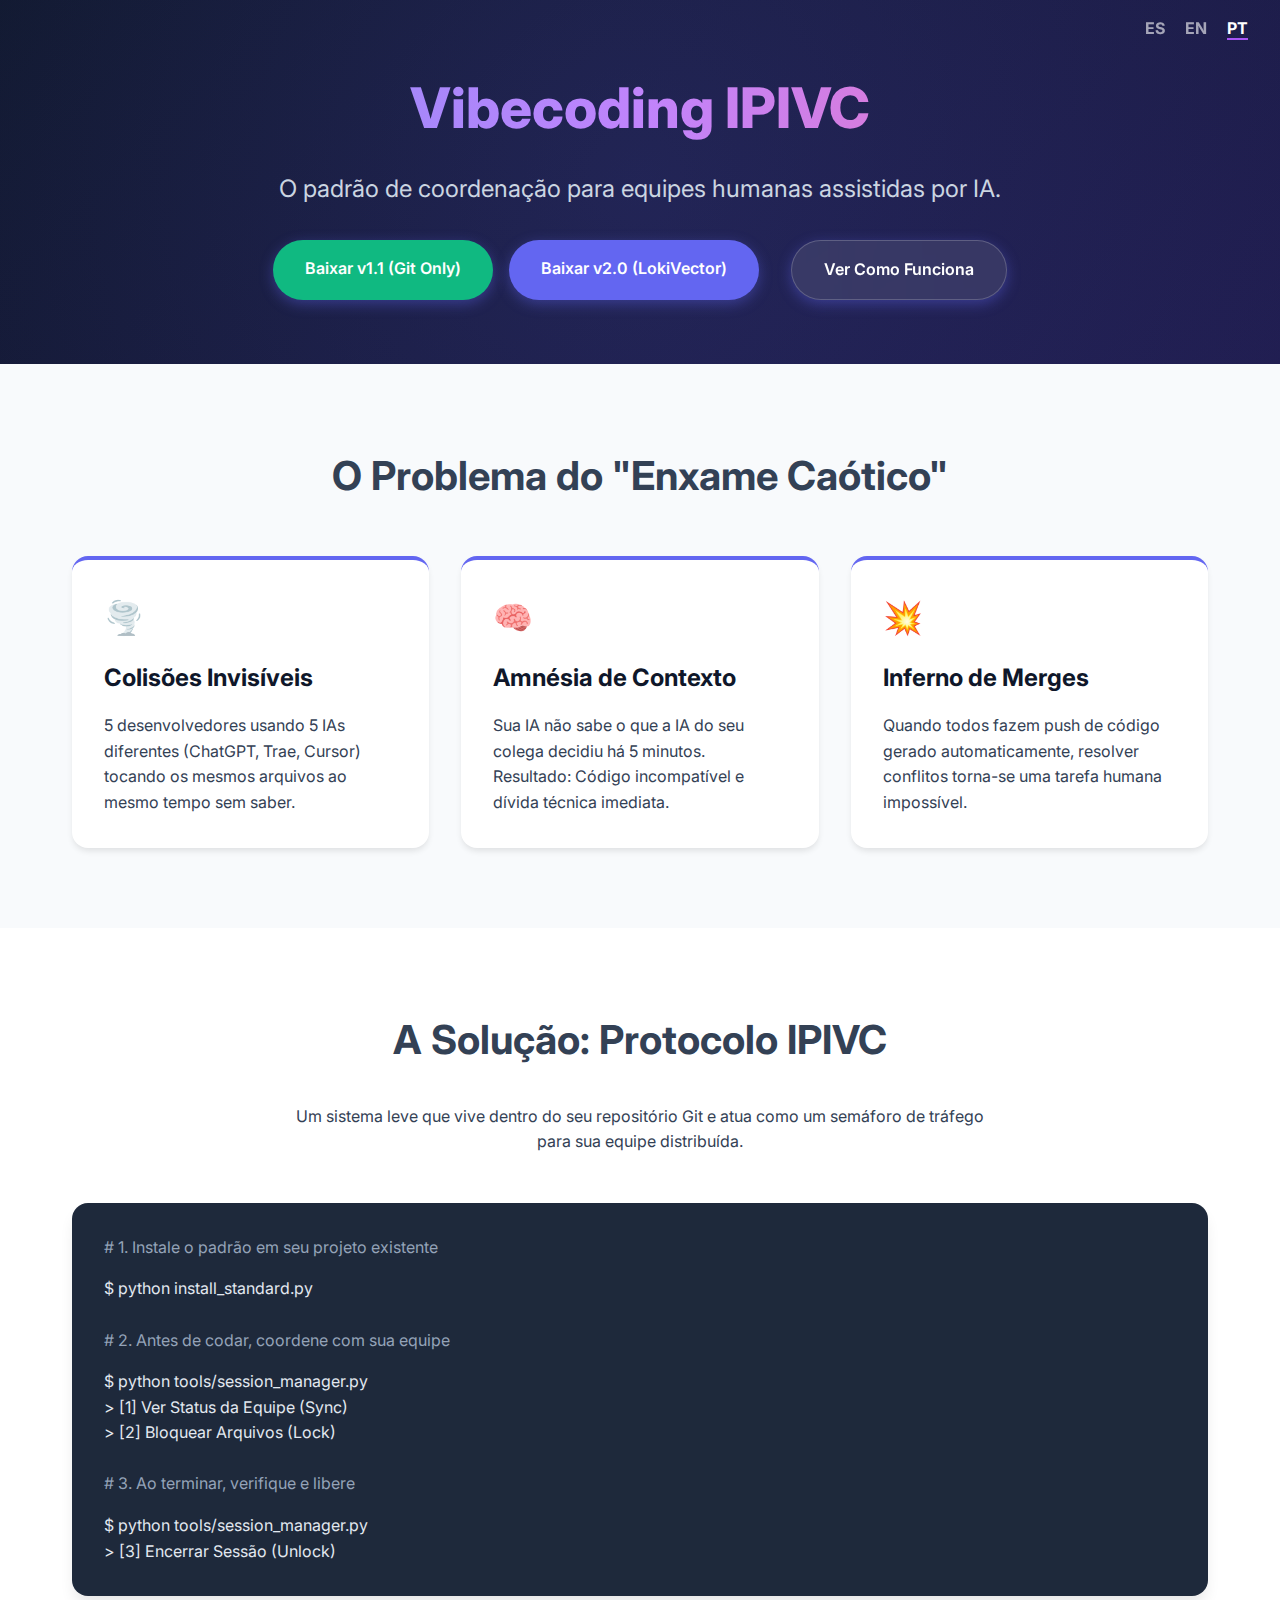
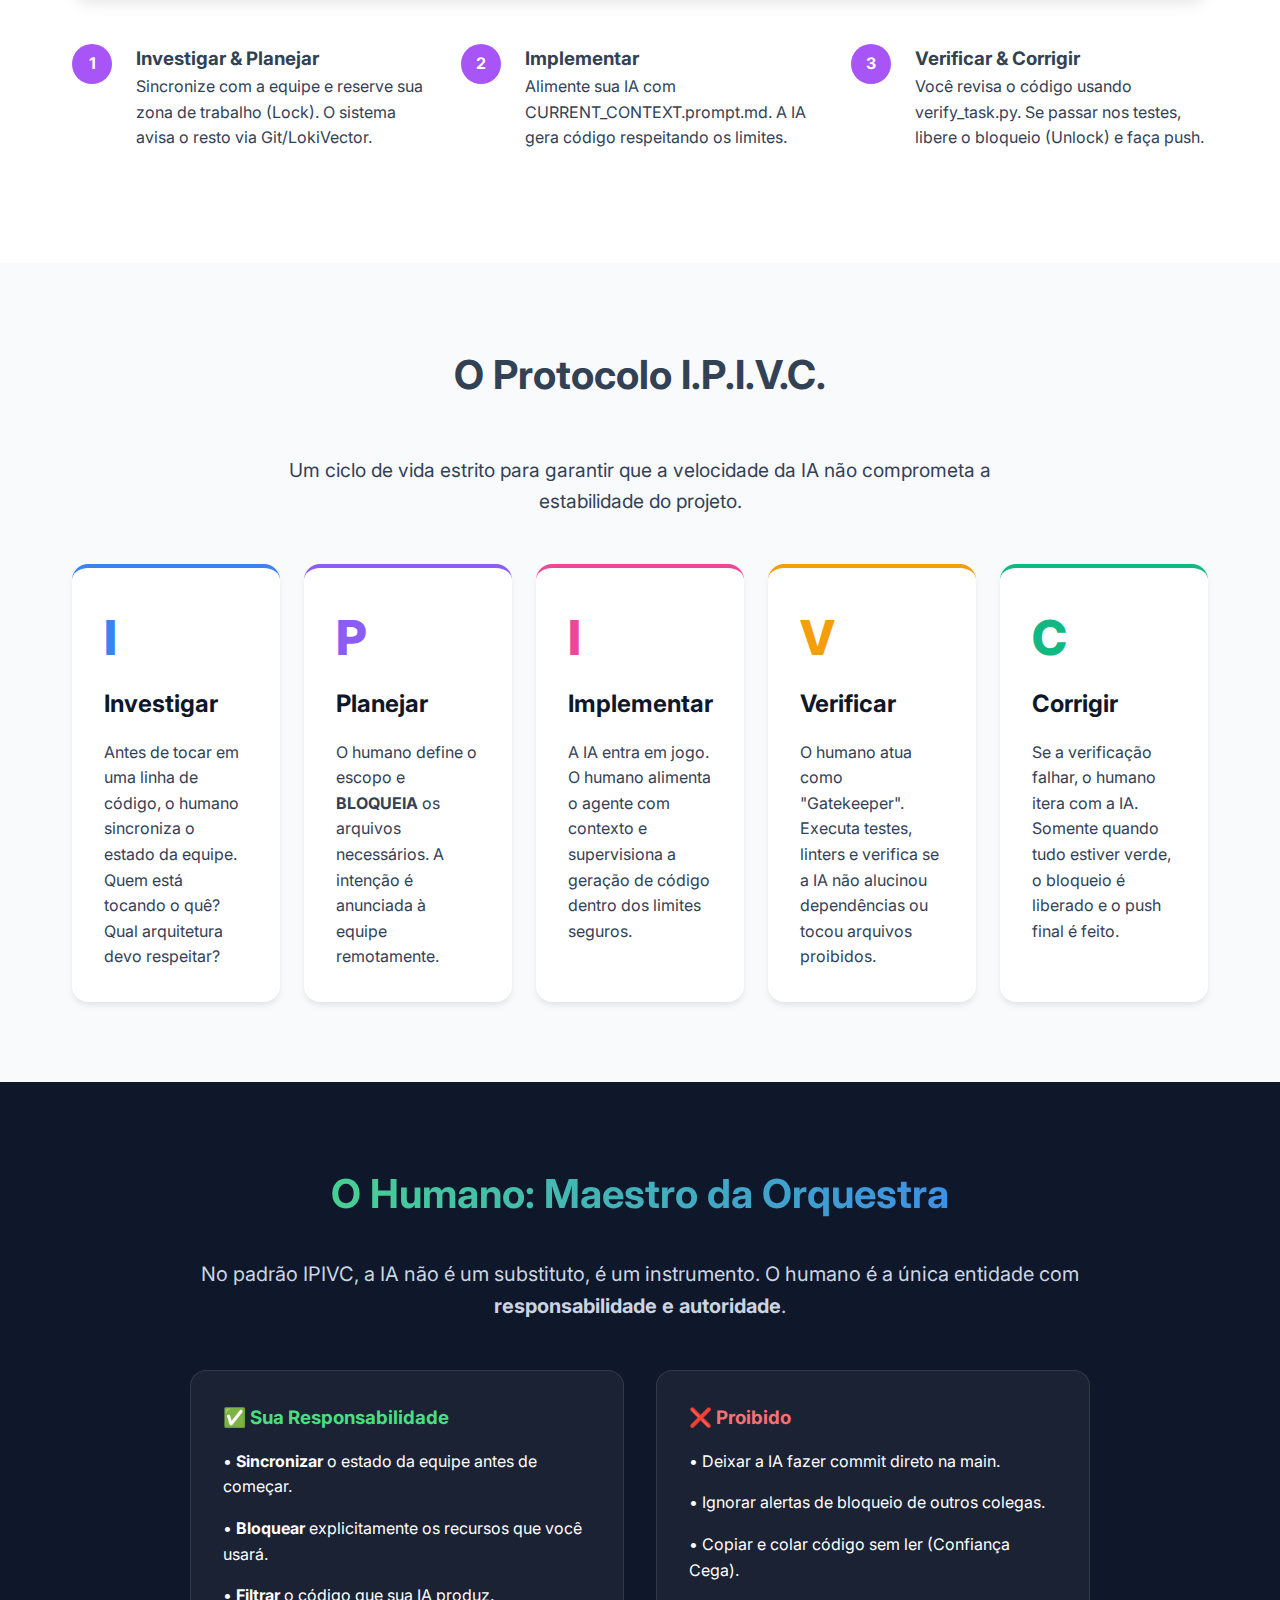
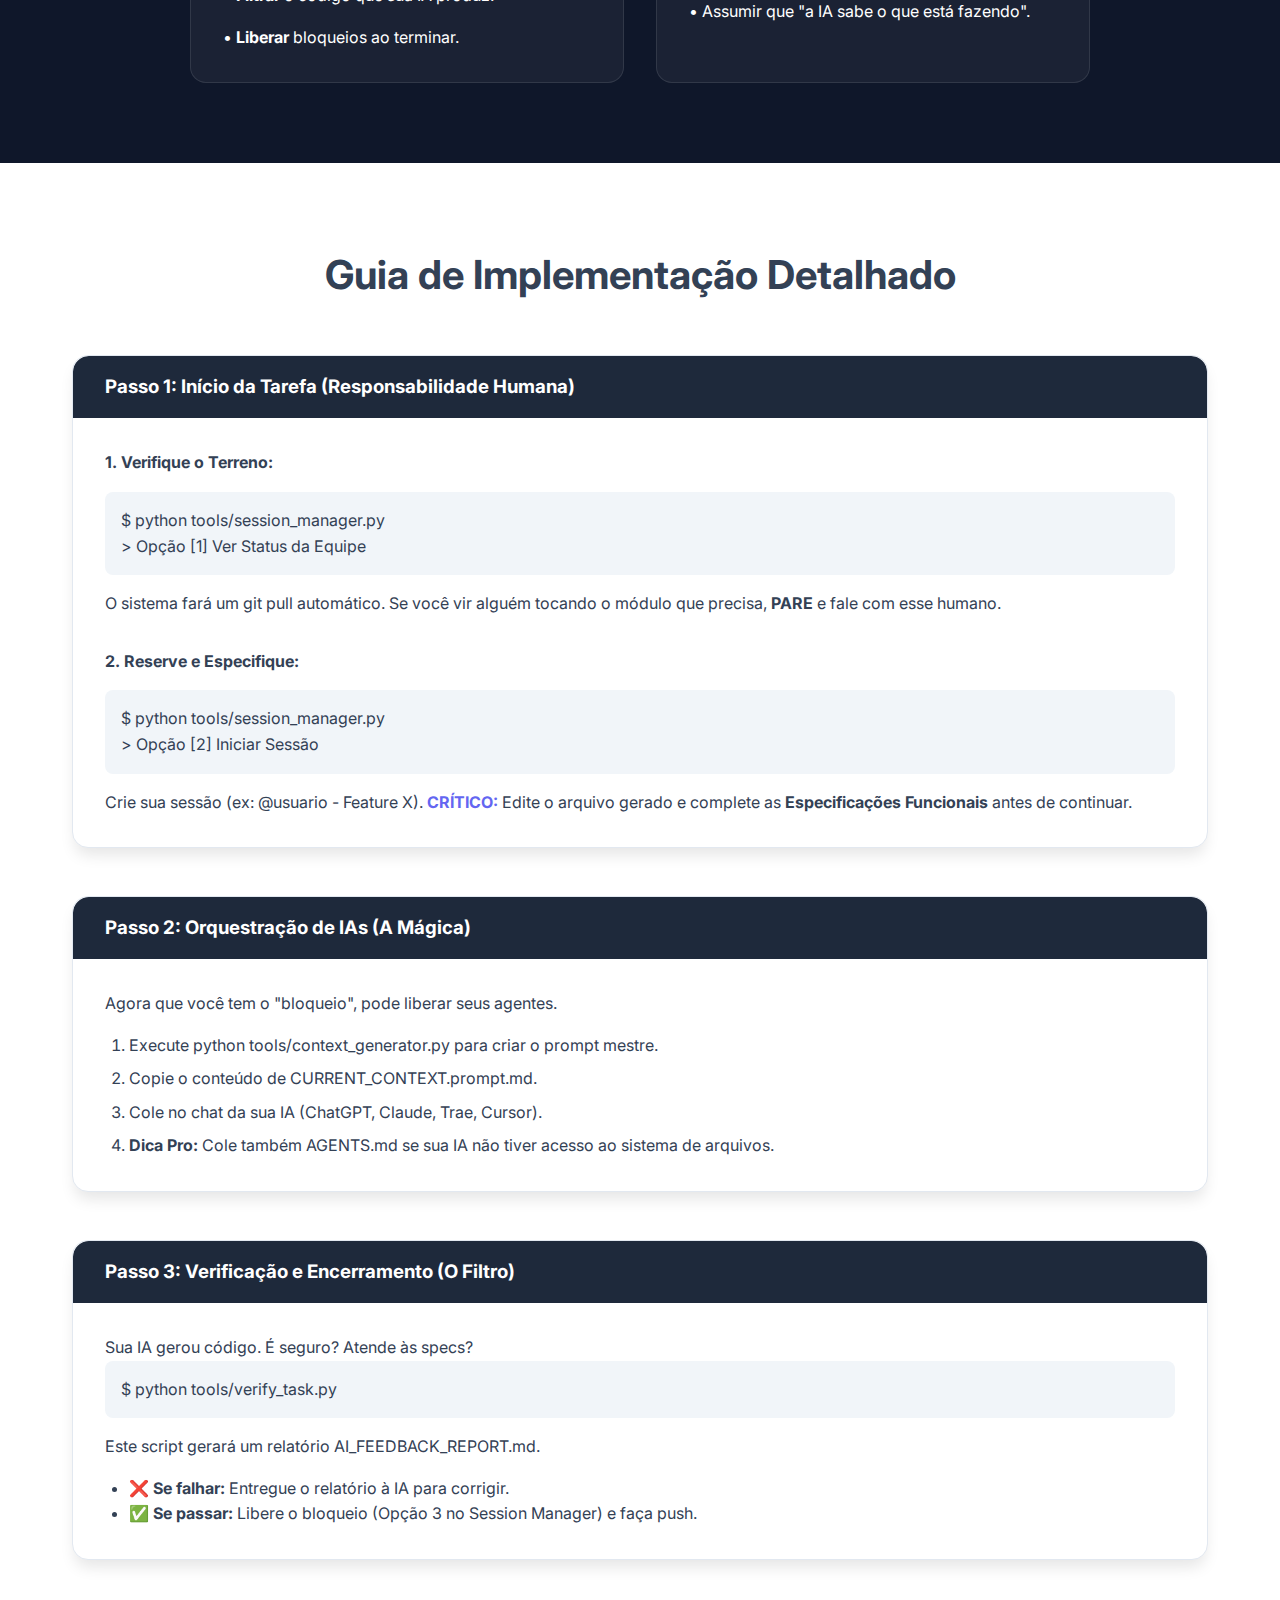
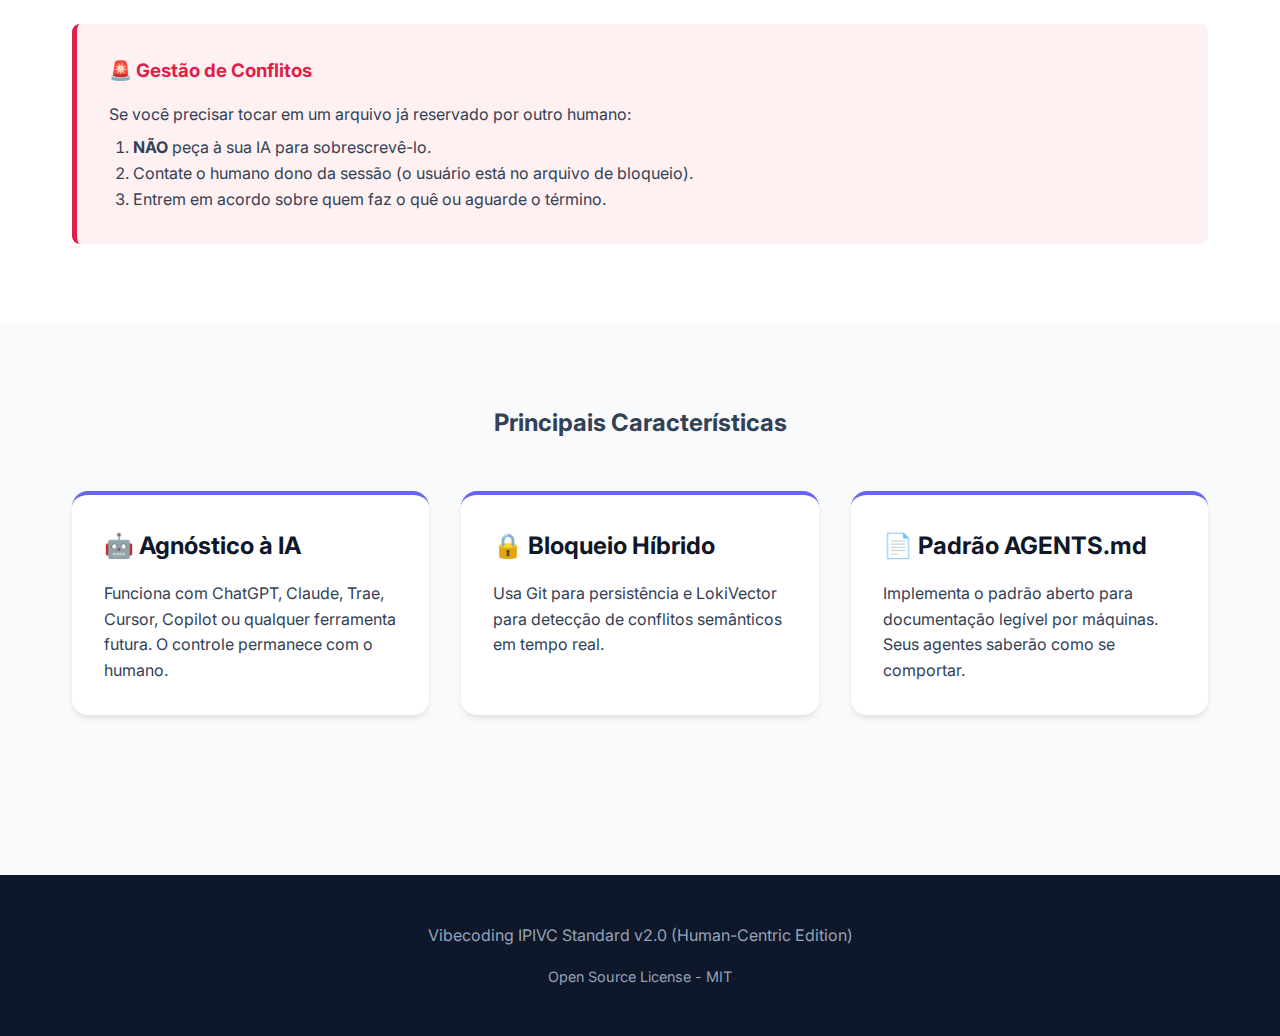
<file: docs/index_pt.html>
<!DOCTYPE html>
<html lang="pt">
<head>
    <meta charset="UTF-8">
    <meta name="viewport" content="width=device-width, initial-scale=1.0">
    <title>Vibecoding IPIVC Standard</title>
    <link rel="stylesheet" href="styles.css">
    <link href="https://fonts.googleapis.com/css2?family=Inter:wght@400;600;800&family=Fira+Code&display=swap" rel="stylesheet">
</head>
<body>

    <header>
        <div class="lang-switch" style="position: absolute; top: 1rem; right: 2rem; z-index: 10;">
            <a href="index.html" style="color: white; text-decoration: none; font-weight: bold; margin-right: 1rem; opacity: 0.6;">ES</a>
            <a href="index_en.html" style="color: white; text-decoration: none; font-weight: bold; margin-right: 1rem; opacity: 0.6;">EN</a>
            <a href="index_pt.html" style="color: white; text-decoration: none; font-weight: bold; opacity: 1; border-bottom: 2px solid var(--secondary);">PT</a>
        </div>
        <div class="container">
            <h1>Vibecoding IPIVC</h1>
            <p class="tagline">O padrão de coordenação para equipes humanas assistidas por IA.</p>
            <div class="cta-group" style="display: flex; gap: 1rem; justify-content: center; flex-wrap: wrap;">
                <a href="https://github.com/MauricioPerera/IPIVC/releases" class="btn" style="background: #10b981;">Baixar v1.1 (Git Only)</a>
                <a href="https://github.com/MauricioPerera/IPIVC/releases" class="btn">Baixar v2.0 (LokiVector)</a>
                <a href="#how-it-works" class="btn btn-secondary">Ver Como Funciona</a>
            </div>
        </div>
    </header>

    <section id="problem">
        <div class="container">
            <h2 style="text-align: center; font-size: 2.5rem; margin-bottom: 3rem;">O Problema do "Enxame Caótico"</h2>
            <div class="grid">
                <div class="card">
                    <span class="card-icon">🌪️</span>
                    <h3>Colisões Invisíveis</h3>
                    <p>5 desenvolvedores usando 5 IAs diferentes (ChatGPT, Trae, Cursor) tocando os mesmos arquivos ao mesmo tempo sem saber.</p>
                </div>
                <div class="card">
                    <span class="card-icon">🧠</span>
                    <h3>Amnésia de Contexto</h3>
                    <p>Sua IA não sabe o que a IA do seu colega decidiu há 5 minutos. Resultado: Código incompatível e dívida técnica imediata.</p>
                </div>
                <div class="card">
                    <span class="card-icon">💥</span>
                    <h3>Inferno de Merges</h3>
                    <p>Quando todos fazem push de código gerado automaticamente, resolver conflitos torna-se uma tarefa humana impossível.</p>
                </div>
            </div>
        </div>
    </section>

    <section id="how-it-works" style="background-color: white;">
        <div class="container">
            <h2 style="text-align: center; font-size: 2.5rem; margin-bottom: 2rem;">A Solução: Protocolo IPIVC</h2>
            <p style="text-align: center; max-width: 700px; margin: 0 auto 3rem auto;">
                Um sistema leve que vive dentro do seu repositório Git e atua como um semáforo de tráfego para sua equipe distribuída.
            </p>

            <div class="code-block">
                <p style="color: #94a3b8; margin-bottom: 1rem;"># 1. Instale o padrão em seu projeto existente</p>
                <p>$ python install_standard.py</p>
                <br>
                <p style="color: #94a3b8; margin-bottom: 1rem;"># 2. Antes de codar, coordene com sua equipe</p>
                <p>$ python tools/session_manager.py</p>
                <p>> [1] Ver Status da Equipe (Sync)</p>
                <p>> [2] Bloquear Arquivos (Lock)</p>
                <br>
                <p style="color: #94a3b8; margin-bottom: 1rem;"># 3. Ao terminar, verifique e libere</p>
                <p>$ python tools/session_manager.py</p>
                <p>> [3] Encerrar Sessão (Unlock)</p>
            </div>

            <div class="grid">
                <div class="step">
                    <div class="step-number">1</div>
                    <div>
                        <h3>Investigar & Planejar</h3>
                        <p>Sincronize com a equipe e reserve sua zona de trabalho (Lock). O sistema avisa o resto via Git/LokiVector.</p>
                    </div>
                </div>
                <div class="step">
                    <div class="step-number">2</div>
                    <div>
                        <h3>Implementar</h3>
                        <p>Alimente sua IA com <code>CURRENT_CONTEXT.prompt.md</code>. A IA gera código respeitando os limites.</p>
                    </div>
                </div>
                <div class="step">
                    <div class="step-number">3</div>
                    <div>
                        <h3>Verificar & Corrigir</h3>
                        <p>Você revisa o código usando <code>verify_task.py</code>. Se passar nos testes, libere o bloqueio (Unlock) e faça push.</p>
                    </div>
                </div>
            </div>
        </div>
    </section>

    <section id="ipivc-protocol" style="background-color: var(--light);">
        <div class="container">
            <h2 style="text-align: center; font-size: 2.5rem; margin-bottom: 3rem;">O Protocolo I.P.I.V.C.</h2>
            <p style="text-align: center; max-width: 800px; margin: 0 auto 3rem auto; font-size: 1.2rem;">
                Um ciclo de vida estrito para garantir que a velocidade da IA não comprometa a estabilidade do projeto.
            </p>
            
            <div class="grid" style="grid-template-columns: repeat(auto-fit, minmax(200px, 1fr)); gap: 1.5rem;">
                <div class="card" style="border-top-color: #3b82f6;">
                    <span style="font-size: 3rem; font-weight: 800; color: #3b82f6; display: block; margin-bottom: 0.5rem;">I</span>
                    <h3>Investigar</h3>
                    <p>Antes de tocar em uma linha de código, o humano sincroniza o estado da equipe. Quem está tocando o quê? Qual arquitetura devo respeitar?</p>
                </div>
                <div class="card" style="border-top-color: #8b5cf6;">
                    <span style="font-size: 3rem; font-weight: 800; color: #8b5cf6; display: block; margin-bottom: 0.5rem;">P</span>
                    <h3>Planejar</h3>
                    <p>O humano define o escopo e <strong>BLOQUEIA</strong> os arquivos necessários. A intenção é anunciada à equipe remotamente.</p>
                </div>
                <div class="card" style="border-top-color: #ec4899;">
                    <span style="font-size: 3rem; font-weight: 800; color: #ec4899; display: block; margin-bottom: 0.5rem;">I</span>
                    <h3>Implementar</h3>
                    <p>A IA entra em jogo. O humano alimenta o agente com contexto e supervisiona a geração de código dentro dos limites seguros.</p>
                </div>
                <div class="card" style="border-top-color: #f59e0b;">
                    <span style="font-size: 3rem; font-weight: 800; color: #f59e0b; display: block; margin-bottom: 0.5rem;">V</span>
                    <h3>Verificar</h3>
                    <p>O humano atua como "Gatekeeper". Executa testes, linters e verifica se a IA não alucinou dependências ou tocou arquivos proibidos.</p>
                </div>
                <div class="card" style="border-top-color: #10b981;">
                    <span style="font-size: 3rem; font-weight: 800; color: #10b981; display: block; margin-bottom: 0.5rem;">C</span>
                    <h3>Corrigir</h3>
                    <p>Se a verificação falhar, o humano itera com a IA. Somente quando tudo estiver verde, o bloqueio é liberado e o push final é feito.</p>
                </div>
            </div>
        </div>
    </section>

    <section id="human-role" style="background-color: var(--dark); color: white;">
        <div class="container">
            <div style="max-width: 900px; margin: 0 auto; text-align: center;">
                <h2 style="font-size: 2.5rem; margin-bottom: 2rem; background: linear-gradient(to right, #4ade80, #3b82f6); -webkit-background-clip: text; background-clip: text; color: transparent;">O Humano: Maestro da Orquestra</h2>
                <p style="font-size: 1.25rem; margin-bottom: 2rem; color: #cbd5e1;">
                    No padrão IPIVC, a IA não é um substituto, é um instrumento. O humano é a única entidade com <strong>responsabilidade e autoridade</strong>.
                </p>
                
                <div style="display: grid; grid-template-columns: 1fr 1fr; gap: 2rem; text-align: left; margin-top: 3rem;">
                    <div style="background: rgba(255,255,255,0.05); padding: 2rem; border-radius: 1rem; border: 1px solid rgba(255,255,255,0.1);">
                        <h3 style="color: #4ade80; margin-bottom: 1rem;">✅ Sua Responsabilidade</h3>
                        <ul style="list-style: none; space-y: 1rem;">
                            <li style="margin-bottom: 1rem;">• <strong>Sincronizar</strong> o estado da equipe antes de começar.</li>
                            <li style="margin-bottom: 1rem;">• <strong>Bloquear</strong> explicitamente os recursos que você usará.</li>
                            <li style="margin-bottom: 1rem;">• <strong>Filtrar</strong> o código que sua IA produz.</li>
                            <li>• <strong>Liberar</strong> bloqueios ao terminar.</li>
                        </ul>
                    </div>
                    <div style="background: rgba(255,255,255,0.05); padding: 2rem; border-radius: 1rem; border: 1px solid rgba(255,255,255,0.1);">
                        <h3 style="color: #f87171; margin-bottom: 1rem;">❌ Proibido</h3>
                        <ul style="list-style: none;">
                            <li style="margin-bottom: 1rem;">• Deixar a IA fazer commit direto na <code>main</code>.</li>
                            <li style="margin-bottom: 1rem;">• Ignorar alertas de bloqueio de outros colegas.</li>
                            <li style="margin-bottom: 1rem;">• Copiar e colar código sem ler (Confiança Cega).</li>
                            <li>• Assumir que "a IA sabe o que está fazendo".</li>
                        </ul>
                    </div>
                </div>
            </div>
        </div>
    </section>

    <section id="implementation-guide" style="background-color: white;">
        <div class="container">
            <h2 style="text-align: center; font-size: 2.5rem; margin-bottom: 3rem;">Guia de Implementação Detalhado</h2>
            
            <div class="code-block" style="background: white; border: 1px solid #e2e8f0; color: var(--text); padding: 0;">
                <div style="background: var(--code-bg); color: white; padding: 1rem 2rem; border-radius: 1rem 1rem 0 0;">
                    <h3 style="margin: 0; color: white;">Passo 1: Início da Tarefa (Responsabilidade Humana)</h3>
                </div>
                <div style="padding: 2rem;">
                    <p style="margin-bottom: 1rem;"><strong>1. Verifique o Terreno:</strong></p>
                    <pre style="background: #f1f5f9; padding: 1rem; border-radius: 0.5rem; margin-bottom: 1rem;"><code>$ python tools/session_manager.py
> Opção [1] Ver Status da Equipe</code></pre>
                    <p>O sistema fará um <code>git pull</code> automático. Se você vir alguém tocando o módulo que precisa, <strong>PARE</strong> e fale com esse humano.</p>
                    
                    <p style="margin-top: 2rem; margin-bottom: 1rem;"><strong>2. Reserve e Especifique:</strong></p>
                    <pre style="background: #f1f5f9; padding: 1rem; border-radius: 0.5rem; margin-bottom: 1rem;"><code>$ python tools/session_manager.py
> Opção [2] Iniciar Sessão</code></pre>
                    <p>Crie sua sessão (ex: <code>@usuario - Feature X</code>). <span class="highlight">CRÍTICO:</span> Edite o arquivo gerado e complete as <strong>Especificações Funcionais</strong> antes de continuar.</p>
                </div>
            </div>

            <div class="code-block" style="background: white; border: 1px solid #e2e8f0; color: var(--text); padding: 0; margin-top: 3rem;">
                <div style="background: var(--code-bg); color: white; padding: 1rem 2rem; border-radius: 1rem 1rem 0 0;">
                    <h3 style="margin: 0; color: white;">Passo 2: Orquestração de IAs (A Mágica)</h3>
                </div>
                <div style="padding: 2rem;">
                    <p>Agora que você tem o "bloqueio", pode liberar seus agentes.</p>
                    <ol style="margin-left: 1.5rem; margin-top: 1rem; space-y: 1rem;">
                        <li style="margin-bottom: 0.5rem;">Execute <code>python tools/context_generator.py</code> para criar o prompt mestre.</li>
                        <li style="margin-bottom: 0.5rem;">Copie o conteúdo de <code>CURRENT_CONTEXT.prompt.md</code>.</li>
                        <li style="margin-bottom: 0.5rem;">Cole no chat da sua IA (ChatGPT, Claude, Trae, Cursor).</li>
                        <li><strong>Dica Pro:</strong> Cole também <code>AGENTS.md</code> se sua IA não tiver acesso ao sistema de arquivos.</li>
                    </ol>
                </div>
            </div>

            <div class="code-block" style="background: white; border: 1px solid #e2e8f0; color: var(--text); padding: 0; margin-top: 3rem;">
                <div style="background: var(--code-bg); color: white; padding: 1rem 2rem; border-radius: 1rem 1rem 0 0;">
                    <h3 style="margin: 0; color: white;">Passo 3: Verificação e Encerramento (O Filtro)</h3>
                </div>
                <div style="padding: 2rem;">
                    <p>Sua IA gerou código. É seguro? Atende às specs?</p>
                    <pre style="background: #f1f5f9; padding: 1rem; border-radius: 0.5rem; margin-bottom: 1rem;"><code>$ python tools/verify_task.py</code></pre>
                    <p>Este script gerará um relatório <code>AI_FEEDBACK_REPORT.md</code>.</p>
                    <ul style="margin-left: 1.5rem; margin-top: 1rem;">
                        <li>❌ <strong>Se falhar:</strong> Entregue o relatório à IA para corrigir.</li>
                        <li>✅ <strong>Se passar:</strong> Libere o bloqueio (Opção 3 no Session Manager) e faça push.</li>
                    </ul>
                </div>
            </div>

            <div style="margin-top: 4rem; padding: 2rem; background: #fff1f2; border-left: 5px solid #e11d48; border-radius: 0.5rem;">
                <h3 style="color: #e11d48; margin-bottom: 1rem;">🚨 Gestão de Conflitos</h3>
                <p>Se você precisar tocar em um arquivo já reservado por outro humano:</p>
                <ol style="margin-left: 1.5rem; margin-top: 0.5rem;">
                    <li><strong>NÃO</strong> peça à sua IA para sobrescrevê-lo.</li>
                    <li>Contate o humano dono da sessão (o usuário está no arquivo de bloqueio).</li>
                    <li>Entrem em acordo sobre quem faz o quê ou aguarde o término.</li>
                </ol>
            </div>

        </div>
    </section>

    <section id="features">
        <div class="container">
            <h2 style="text-align: center; margin-bottom: 3rem;">Principais Características</h2>
            <div class="grid">
                <div class="card">
                    <h3>🤖 Agnóstico à IA</h3>
                    <p>Funciona com ChatGPT, Claude, Trae, Cursor, Copilot ou qualquer ferramenta futura. O controle permanece com o humano.</p>
                </div>
                <div class="card">
                    <h3>🔒 Bloqueio Híbrido</h3>
                    <p>Usa Git para persistência e LokiVector para detecção de conflitos semânticos em tempo real.</p>
                </div>
                <div class="card">
                    <h3>📄 Padrão AGENTS.md</h3>
                    <p>Implementa o padrão aberto para documentação legível por máquinas. Seus agentes saberão como se comportar.</p>
                </div>
            </div>
        </div>
    </section>

    <footer>
        <div class="container">
            <p>Vibecoding IPIVC Standard v2.0 (Human-Centric Edition)</p>
            <p style="margin-top: 1rem; font-size: 0.9rem;">Open Source License - MIT</p>
        </div>
    </footer>

</body>
</html>
</file>
<file: docs/styles.css>
:root {
    --primary: #6366f1;
    --secondary: #a855f7;
    --dark: #0f172a;
    --light: #f8fafc;
    --text: #334155;
    --code-bg: #1e293b;
    --accent: #ec4899;
}

* {
    margin: 0;
    padding: 0;
    box-sizing: border-box;
    font-family: 'Inter', system-ui, -apple-system, sans-serif;
}

body {
    background-color: var(--light);
    color: var(--text);
    line-height: 1.6;
}

header {
    background: linear-gradient(135deg, var(--dark) 0%, #1e1b4b 100%);
    color: white;
    padding: 4rem 2rem;
    text-align: center;
    position: relative;
    overflow: hidden;
}

header::before {
    content: '';
    position: absolute;
    top: -50%;
    left: -50%;
    width: 200%;
    height: 200%;
    background: radial-gradient(circle, rgba(99,102,241,0.15) 0%, transparent 70%);
    animation: pulse 10s infinite linear;
}

@keyframes pulse {
    0% { transform: rotate(0deg); }
    100% { transform: rotate(360deg); }
}

.container {
    max-width: 1200px;
    margin: 0 auto;
    padding: 0 2rem;
    position: relative;
    z-index: 1;
}

h1 {
    font-size: 3.5rem;
    font-weight: 800;
    margin-bottom: 1rem;
    background: linear-gradient(to right, #818cf8, #c084fc, #f472b6);
    -webkit-background-clip: text;
    background-clip: text;
    color: transparent;
}

.tagline {
    font-size: 1.5rem;
    color: #cbd5e1;
    margin-bottom: 2rem;
    max-width: 800px;
    margin-left: auto;
    margin-right: auto;
}

.btn {
    display: inline-block;
    padding: 1rem 2rem;
    background: var(--primary);
    color: white;
    text-decoration: none;
    border-radius: 50px;
    font-weight: 600;
    transition: transform 0.2s, box-shadow 0.2s;
    box-shadow: 0 4px 14px 0 rgba(99, 102, 241, 0.39);
}

.btn:hover {
    transform: translateY(-2px);
    box-shadow: 0 6px 20px 0 rgba(99, 102, 241, 0.23);
}

.btn-secondary {
    background: rgba(255,255,255,0.1);
    backdrop-filter: blur(10px);
    margin-left: 1rem;
    border: 1px solid rgba(255,255,255,0.2);
}

section {
    padding: 5rem 0;
}

.grid {
    display: grid;
    grid-template-columns: repeat(auto-fit, minmax(300px, 1fr));
    gap: 2rem;
    margin-top: 3rem;
}

.card {
    background: white;
    padding: 2rem;
    border-radius: 1rem;
    box-shadow: 0 4px 6px -1px rgba(0, 0, 0, 0.1);
    transition: transform 0.3s;
    border-top: 4px solid var(--primary);
}

.card:hover {
    transform: translateY(-5px);
}

.card h3 {
    font-size: 1.5rem;
    margin-bottom: 1rem;
    color: var(--dark);
}

.card-icon {
    font-size: 2rem;
    margin-bottom: 1rem;
    display: block;
}

.code-block {
    background: var(--code-bg);
    color: #e2e8f0;
    padding: 2rem;
    border-radius: 1rem;
    font-family: 'Fira Code', monospace;
    overflow-x: auto;
    margin: 2rem 0;
    box-shadow: 0 10px 15px -3px rgba(0, 0, 0, 0.1);
}

.step {
    display: flex;
    align-items: flex-start;
    margin-bottom: 2rem;
}

.step-number {
    background: var(--secondary);
    color: white;
    width: 40px;
    height: 40px;
    border-radius: 50%;
    display: flex;
    align-items: center;
    justify-content: center;
    font-weight: bold;
    margin-right: 1.5rem;
    flex-shrink: 0;
}

footer {
    background: var(--dark);
    color: #94a3b8;
    padding: 3rem 0;
    text-align: center;
    margin-top: 5rem;
}

.highlight {
    color: var(--primary);
    font-weight: bold;
}
</file>
